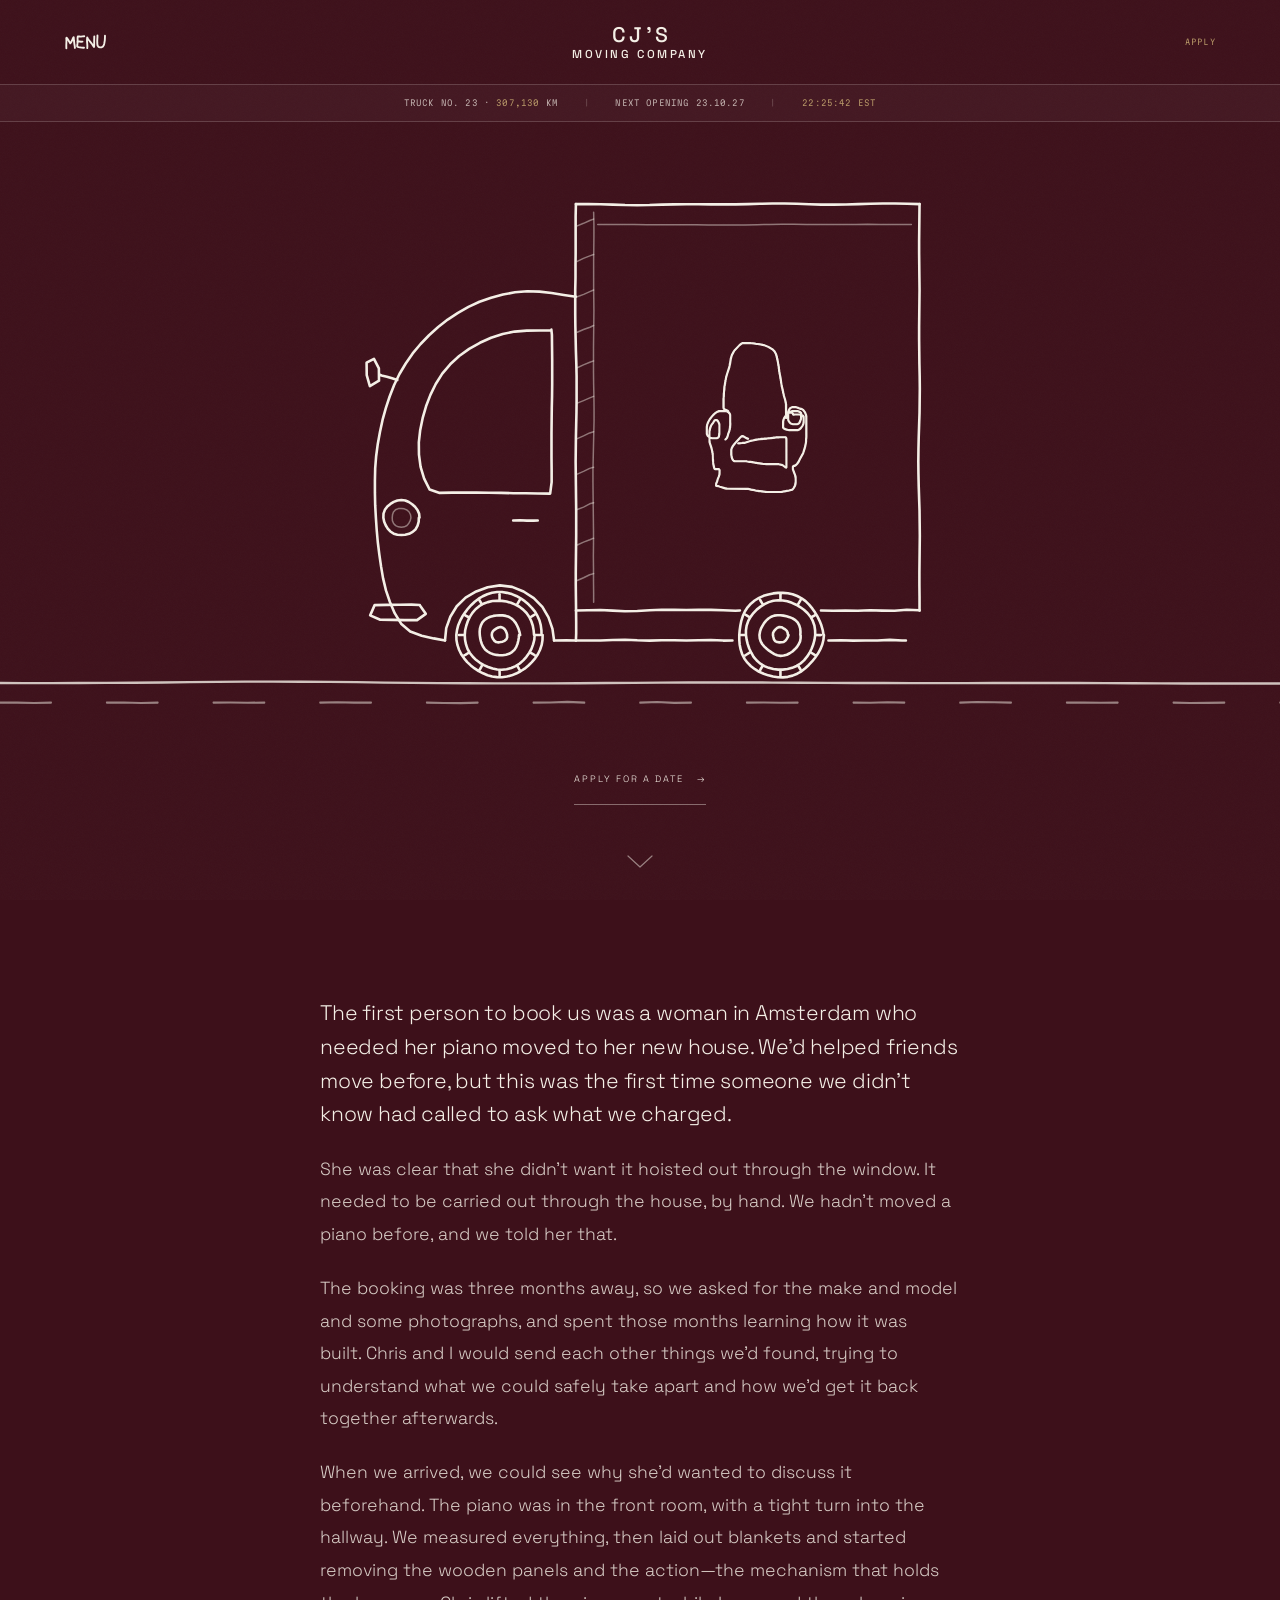
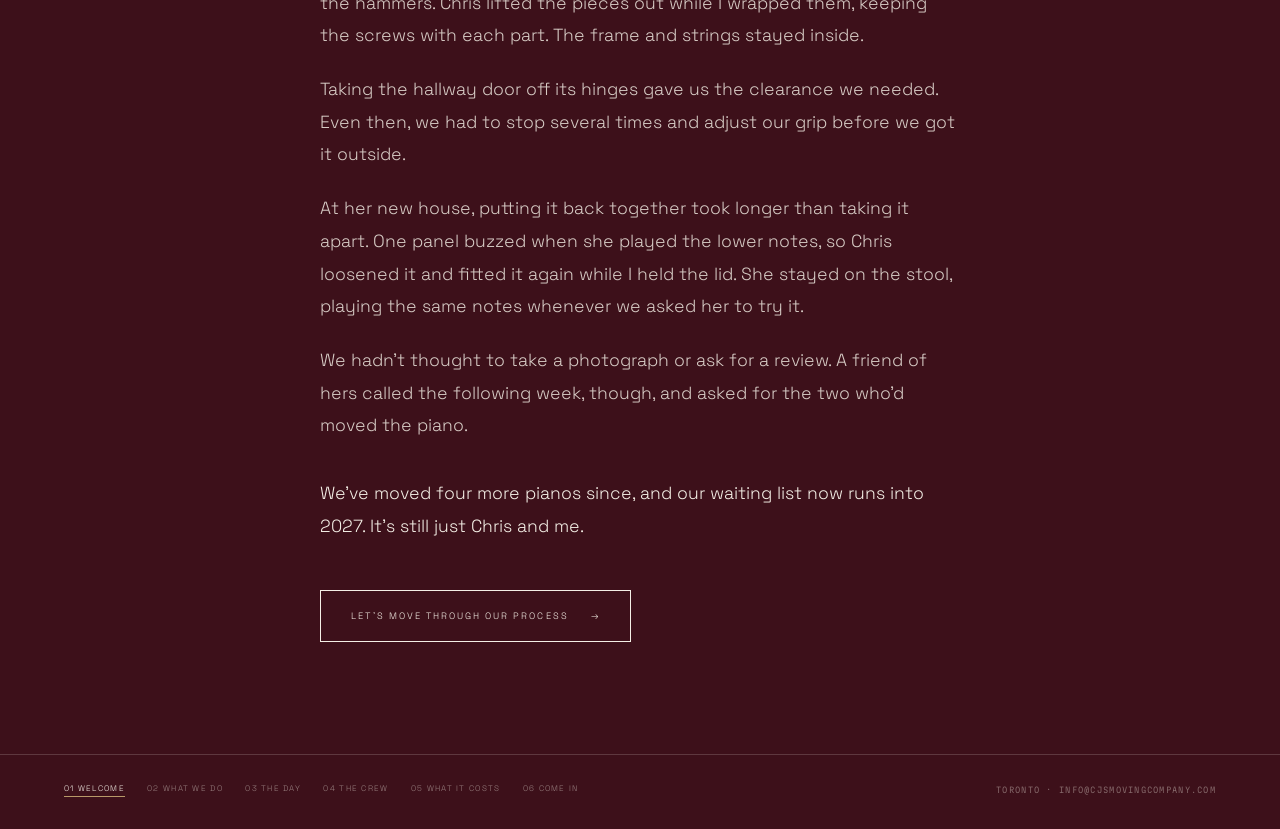
<file: index.html>
<!doctype html>
<html lang="en">
<head>
<meta charset="utf-8">
<meta name="viewport" content="width=device-width, initial-scale=1">
<link rel="icon" href="images/cjs-logo.png">
<link rel="preconnect" href="https://fonts.googleapis.com">
<link rel="preconnect" href="https://fonts.gstatic.com" crossorigin>
<link rel="stylesheet" href="https://fonts.googleapis.com/css2?family=Space+Grotesk:wght@300;400;500;700&family=Martian+Mono:wdth,wght@75..112.5,300..700&display=swap">
<link rel="stylesheet" href="style.css?v=8">
<title>CJ'S Moving Company — Full-service moving, one home a day</title>
<meta name="description" content="CJ'S is a small Toronto moving company. One home a day, one crew, one rate. Applications are presently backlogged.">
</head>
<body class="club">
  <div class="grain"></div>

  <div class="door-page">
    <div class="club-head">
      <button class="menu-btn mono left" id="menuBtn" aria-controls="menu" aria-expanded="false"><span class="menu-word">Menu</span><svg class="menu-drawn" viewBox="-3 -1.5 62 23" fill="none" aria-hidden="true"><g stroke="currentColor" stroke-width="2.7" stroke-linecap="round" stroke-linejoin="round"><path d="M0.4 18.9 L0.3 16.5 L0.3 14.1 L0.4 11.7 L0.5 9.3 L0.5 6.9 L0.3 4.5 L0.9 3.8 L2.3 5.7 L3.6 7.8 L4.8 9.9 L5.9 12 L7.4 10.1 L8.5 7.9 L9.5 5.7 L10.5 3.5 L10.9 3 L11.1 5.4 L11.3 7.8 L11.6 10.2 L11.9 12.6 L12.3 15 L12.6 17.3 L12.6 18.5"/><path d="M26.1 1.8 L23.7 1.9 L21.3 2.2 L18.9 2.1 L16.8 2.1 L16.5 4.5 L16.6 6.9 L16.6 9.3 L16.4 11.7 L16.1 14.1 L16 16.5 L17.6 17.4 L20 17.7 L22.4 18.1 L24.8 18.3 L25.8 18.2"/><path d="M16.6 9.3 L19 9.2 L21.4 9.6 L23.6 9.5"/><path d="M30.4 18.7 L30.6 16.3 L30.5 13.9 L30.3 11.5 L30.1 9.1 L30.1 6.7 L30.3 4.3 L30.4 3.5 L31.6 5.6 L33 7.5 L34.5 9.4 L36 11.3 L37.5 13.2 L38.8 15.2 L40.1 17.2 L40.3 16.4 L40.4 14 L40.4 11.6 L40.4 9.2 L40.4 6.8 L40.5 4.4 L40.5 2 L40.6 2"/><path d="M45.1 0.6 L45.1 3.1 L44.9 5.4 L44.8 7.8 L44.8 10.2 L44.9 12.6 L45.2 14.9 L46.5 16.9 L48.8 17.8 L51.2 17.6 L53.2 16.3 L54.3 14.3 L54.9 12.1 L55.3 9.7 L55.7 7.3 L55.8 4.9 L55.9 2.5 L55.9 1.1"/></g></svg></button>
      <a class="lockup" href="index.html" aria-label="CJ&#39;S Moving Company — home"><b>CJ&#39;S</b>Moving Company</a>
      <a class="mono" href="come-in.html" style="justify-self:end;font-size:.5rem;letter-spacing:.16em;text-transform:uppercase;min-height:44px;display:inline-flex;align-items:center">Apply</a>
    </div>

    <div class="ticker mono">
      <span>Truck No. 23 &middot; <span class="odo" id="odometer" aria-live="off">301,657</span> km</span>
      <span class="sep">|</span>
      <span>Next opening 23.10.27</span>
      <span class="sep">|</span>
      <span class="live" id="clock">--:--:--</span>
    </div>

    <div class="plate-wrap">
      <div class="rig-stage">
        <div class="rig-truck"><svg class="rig" viewBox="95 60 440 362" role="img" aria-label="A drawing of the CJ'S truck, its body a moving carton, driving along a road">
  <g class="truck">
    <g class="hair"><path d="M281 80 L281.2 89 L281.2 98 L281.1 107 L281 116 L281 125 L281 134 L281.1 143 L281.2 152 L281.1 161 L281 170 L280.9 179 L280.9 188 L280.9 197 L281 206 L281.2 215 L281.3 224 L281.3 233 L281.1 242 L280.9 251 L280.7 260 L280.5 269 L280.5 278 L280.6 287 L280.7 296 L280.8 305 L280.9 314 L280.9 323 L280.8 332 L280.9 341 L280.9 350 L281 359 L281 366"/><path d="M269 90 L273.6 88.1 L278.2 86 L281 85"/><path d="M269 116 L273.5 113.8 L278.2 112 L281 111"/><path d="M269 142 L273.7 140.2 L278.2 138.2 L281 137"/><path d="M269 168 L273.6 166 L278.3 164.3 L281 163"/><path d="M269 194 L273.5 191.9 L278.2 190 L281 189"/><path d="M269 220 L273.6 218.1 L278.2 216.1 L281 215"/><path d="M269 246 L273.6 244 L278.1 241.8 L281 241"/><path d="M269 272 L273.6 270 L278.1 267.8 L281 267"/><path d="M269 298 L273.6 296.2 L278.1 293.8 L281 293"/><path d="M269 324 L273.6 321.9 L278.2 320.2 L281 319"/><path d="M269 350 L273.6 348 L278.1 345.8 L281 345"/><path d="M284 89 L293 88.9 L302 88.9 L311 89 L320 89.1 L329 89.1 L338 89.1 L347 89.1 L356 89.2 L365 89.3 L374 89.4 L383 89.4 L392 89.3 L401 89.1 L410 88.9 L419 88.8 L428 88.8 L437 88.9 L446 89 L455 89 L464 89 L473 88.9 L482 88.8 L491 88.9 L500 89 L509 89 L514 89"/><path d="M147 304 L146.5 306.1 L145.5 308 L144.1 309.7 L142.2 310.7 L140 311 L137.8 310.7 L135.8 309.8 L134.3 308.2 L133.4 306.1 L133.3 304 L133.5 301.9 L134.2 299.8 L135.7 298.1 L137.8 297.3 L140 297.2 L142.1 297.5 L144.1 298.3 L145.7 299.8 L146.7 301.8 L147 304 Z"/></g>
    <g class="truck-chair" transform="translate(363.61 175.50) scale(0.2403)"><path fill-rule="evenodd" d="M230.4 457.8 L182.4 457.8 L181.4 457.2 L176.4 457.1 L168.4 456.1 L166.4 455.4 L160.4 455.1 L158.4 454.3 L152.4 454 L140.4 451.1 L136.4 450.7 L128.4 448.4 L125.4 448.1 L72.4 448 L69.4 447.3 L60.4 447.3 L57.4 446.8 L37.4 440.3 L30.4 439.1 L29.2 438.4 L28.3 436.4 L28.8 429.4 L31.6 423.4 L33.8 415.4 L36.5 409.4 L38.7 402.4 L39 391.4 L38.4 388.8 L37.4 388 L26.4 388 L24.4 386.7 L23 384.4 L21.8 380.4 L19.7 370.4 L19.7 364.4 L19 362.4 L18.5 342.4 L17.9 341.4 L17.5 336.4 L16.8 335.4 L16.4 330.7 L13.7 320.4 L8.7 305.4 L8.3 302.4 L8.4 290.4 L2.8 285.4 L0.1 279.4 L0 256.4 L0.6 255.4 L0.7 252.4 L3.8 243.4 L10.1 232.4 L16.2 224.4 L21.4 218.9 L27.4 213.7 L33.4 209.9 L38.4 207.8 L58.4 207.8 L59.4 207.4 L54.4 205.1 L51.8 202.4 L50.9 199.4 L50.9 171.4 L51.6 168.4 L52 154.4 L52.6 152.4 L53.8 134.4 L55.4 126.9 L55.8 122.4 L56.6 120.4 L56.8 115.4 L57.5 114.4 L59.1 105.4 L69.6 71.4 L70.9 62.4 L71.5 61.4 L73.1 49.4 L76.8 37.4 L82 27.4 L85.7 22.4 L100.4 7 L106.4 2 L110.4 0 L134.4 0 L136.4 0.7 L141.4 0.7 L149.4 1.8 L150.4 2.4 L164.4 3.9 L165.4 4.5 L170.4 4.8 L171.4 5.5 L175.4 6.1 L190.4 12 L204.4 20.9 L209 25.4 L214 34.4 L216.9 43.4 L217.3 47.4 L218 48.4 L219.1 53.4 L219.4 57.4 L220 58.4 L221.1 66.4 L221.9 68.4 L222.2 72.4 L223 74.4 L223.2 81.4 L224 83.4 L224.3 89.4 L225 90.4 L225.4 95.4 L227.8 105.4 L231.3 130.4 L234.9 144.4 L235.2 148.4 L235.9 149.4 L236.3 153.4 L236.9 154.4 L238.4 162.4 L242.7 176.4 L243.3 180.4 L244 181.4 L244.3 186.4 L245.1 188.4 L245.1 217.4 L245.4 218 L248.7 214.4 L248.9 211.4 L251 205.4 L253.9 200.4 L256.4 198.1 L261.4 195.9 L274.4 195.9 L280.4 197.7 L285.9 200.4 L292.4 201.9 L297.4 205.2 L303.1 213.4 L306.1 221.4 L306.9 224.4 L307.1 286.4 L306.8 292.4 L306.2 294.4 L306.1 303.4 L303 319.4 L302.3 320.4 L301.8 323.4 L297 338.4 L286.4 357.6 L283.9 363.4 L279.2 370.4 L276.4 373.4 L272.4 376.9 L269.4 378.1 L266.7 378.4 L265.5 381.4 L265.5 384.4 L266.2 387.4 L273 405.4 L274.1 410.4 L274.2 427.4 L273.8 432.4 L272.9 435.4 L270.9 440.4 L267.8 445.4 L264.6 449.4 L262.4 451 L250.4 454 L245.4 454.3 L239.4 455.9 L236.4 456.1 L230.4 457.8 Z M229.9 454.4 L235.4 453 L240.4 452.5 L245.4 450.9 L252.1 450.4 L260.2 448.4 L262.4 447.4 L265.4 443.4 L269.5 435.4 L271.4 424.4 L271.3 414.4 L269.6 405.4 L265.9 396.4 L262.8 387.4 L262.8 378.4 L264.4 376 L266.4 375.1 L270.4 374.4 L271.9 373.4 L276.4 368.9 L281.4 361.4 L284 355.4 L294.5 336.4 L300.6 315.4 L300.9 311.4 L301.6 310.4 L302.7 304.4 L303.2 292.4 L303.7 289.4 L303.7 227.4 L302.5 220.4 L299.4 213.1 L295.4 207.9 L292.3 205.4 L289.4 204.3 L286.4 204 L278.5 200.4 L273.4 199.1 L262.4 199.1 L260.4 199.4 L258.8 200.4 L255.4 203.7 L253.4 207.9 L252.4 211.5 L253.4 211.5 L258.4 208.9 L262.4 207.8 L278.4 207.8 L285.4 210 L290 213.4 L291.1 215.4 L291.2 219.4 L295.4 221.7 L298 224.4 L298.6 226.4 L298.6 244.4 L297.9 248.4 L294.1 256.4 L289.7 262.4 L284.4 266.9 L280.4 268.9 L251.4 268.9 L250.4 268.3 L245.4 267.7 L240.4 266 L236.4 264 L233.7 261.4 L232.8 259.4 L232.8 242.4 L233.9 235.4 L237.1 228.4 L241.9 221.4 L241.6 186.4 L240.9 185.4 L239.5 176.4 L234.9 161.4 L234.6 158.4 L232.7 152.4 L232.5 148.4 L231.8 147.4 L229.7 136.4 L229 135.4 L227.5 124.4 L226.9 123.4 L226.5 117.4 L225.7 115.4 L225.4 111.4 L224.8 110.4 L223.7 101.4 L221.9 94.4 L221.6 89.4 L220.9 88.4 L220.4 80.4 L219.8 79.4 L219.5 73.4 L218.7 71.4 L217.7 63.4 L216.6 57.4 L216 56.4 L215.6 52.4 L214.9 51.4 L214.4 47.4 L213.8 46.4 L213.5 43.4 L210.4 34.1 L207.4 28.6 L202.4 23.3 L188.3 14.4 L175.2 9.4 L165.4 7.3 L160.4 7 L158.4 6.2 L152.4 5.9 L150.4 5.1 L132.4 3.2 L111.1 3.4 L108.5 4.4 L100.4 11.2 L86.2 26.4 L79.4 39.4 L76.3 50.4 L74.1 65.4 L73.3 67.4 L71.9 75.4 L65.2 95.4 L61.4 109.4 L61 113.4 L60.3 114.4 L60 119.4 L59.2 121.4 L58.9 126.4 L58.2 127.4 L57.9 131.4 L57.1 133.4 L56.8 143.4 L55.5 150.4 L55 165.4 L54.4 167.4 L54.4 200.4 L56 202.4 L57.7 203.4 L64.4 205.8 L67 207.4 L68.4 209.4 L68.5 211.4 L70.7 213.4 L73.9 218.4 L74.4 221.4 L74.4 242.9 L74.9 248.4 L74.1 260.4 L73.4 261.4 L73 266.4 L72.3 267.4 L71.9 270.4 L68.4 279.7 L66 288.4 L64 292.4 L59.4 297.2 L57.4 297.1 L56.8 296.4 L56.8 295.4 L61.6 290.4 L63.4 286.3 L65.2 279.4 L69.5 267.4 L69.8 263.4 L70.6 261.4 L70.9 255.4 L71.6 253.4 L71.6 222.4 L70.4 218.5 L65.9 213.4 L61.4 211.3 L59.4 211.1 L40.4 211 L35.4 212.4 L30.4 215.3 L25.4 219.3 L20.4 224.3 L12.4 234.4 L7.3 243.4 L4.3 251.4 L3.1 260.4 L3.2 277.4 L4.4 282.1 L7.4 285.6 L8.5 285.4 L8.2 270.4 L9.8 262.4 L11.8 256.4 L14.8 250.4 L19.5 244.4 L23.8 237.4 L25.4 235.9 L28.4 234.9 L31.4 234.9 L33.4 235.7 L37 239.4 L40.9 247.4 L41.4 249.4 L41.4 278.4 L41.1 282.4 L40.4 283.7 L40 287.4 L39 289.4 L36.4 292.1 L32.4 293.8 L17.4 293.8 L11.4 292 L11.1 292.4 L11.2 299.4 L12.3 306.4 L17 320.4 L19.2 330.4 L19.9 331.4 L20.3 336.4 L21 337.4 L21.4 355.4 L22.1 357.4 L22.4 367.4 L25.4 381.3 L26.4 383.9 L27.4 384.7 L38.4 384.8 L40.8 386.4 L42.1 389.4 L42 402.4 L39.9 409.4 L36.4 417.6 L35 423.4 L32.3 429.4 L31.1 435.4 L32.4 436.5 L36.4 436.8 L41.4 438.6 L53.4 441.8 L57.4 443.5 L61.4 443.8 L63.4 444.5 L127.4 444.9 L137.4 447.6 L149.4 449.8 L150.4 450.4 L185.4 454.7 L229.9 454.4 Z M288 218.4 L287.6 215.4 L286.7 214.4 L279.4 211.3 L264.4 211 L261.4 211.3 L259.3 212.4 L262.4 212.9 L263.4 213.7 L265.7 216.4 L266.4 218.4 L267.4 218.7 L269.4 218.2 L288 218.4 Z M278.6 247.4 L280.4 246.6 L282.6 244.4 L285.6 238.4 L287.6 232.4 L288 222.4 L287.4 221.8 L283.4 221.1 L271.4 221.1 L265.4 222.1 L263.7 220.4 L262.7 217.4 L261.4 216.1 L258.4 215.1 L252.8 215.4 L252.1 216.4 L251.4 219.4 L251.4 234.4 L252.4 238.2 L256.4 244.4 L259.8 246.4 L263.4 247.6 L274.4 247.9 L278.6 247.4 Z M280.5 265.4 L283.8 263.4 L289.4 257.9 L292.4 253.1 L294.5 248.4 L295.6 242.4 L295.7 230.4 L295.6 228.4 L294.4 224.9 L292.4 223.3 L291.4 223 L291.1 223.4 L291.1 230.4 L290 235.4 L286.8 243.4 L285.1 246.4 L281.4 249.7 L277.4 251 L264.4 251 L257.4 248.8 L252.6 244.4 L249.1 238.4 L248.6 236.4 L248.4 222.8 L247 228.4 L244.4 232 L243.4 232.1 L241.9 230.4 L241.4 227.3 L237.4 235 L237 238.4 L236.3 239.4 L236 255.4 L236.2 259.4 L236.9 260.4 L243.4 263.7 L249.9 265.4 L263.4 265.8 L280.5 265.4 Z M31.8 290.4 L34.4 289.6 L35.7 288.4 L36.5 287.4 L37.6 283.4 L37.9 278.4 L38.6 275.4 L38.7 251.4 L37.4 247.4 L34.6 241.4 L31.7 238.4 L29.4 238.1 L27.4 238.6 L25.3 240.4 L21.9 246.4 L17.2 252.4 L15.2 256.4 L13.2 262.4 L11.1 272.4 L11.1 287.4 L11.4 288.4 L13.5 289.4 L18.4 290.6 L31.8 290.4 Z M244.4 383.3 L242.4 383.1 L240.4 381.9 L233.1 376.4 L227.4 374.4 L223.4 373.9 L222.4 373.2 L182.4 372.8 L179.4 372.1 L168.4 371.7 L162.4 370.5 L156.4 370.1 L155.2 369.4 L150.4 368.9 L149.4 368.3 L144.4 367.8 L143.4 367.2 L139.4 366.9 L137.4 366.1 L131.4 365.8 L121.4 364.1 L113.4 363.4 L85.4 363.4 L83.4 362.9 L79.8 359.4 L77.7 355.4 L75.8 349.4 L75.5 345.4 L74.7 343.4 L74.7 327.4 L76.8 320.4 L79 316.4 L84.8 308.4 L103.4 287.9 L107.4 284.8 L110.4 284.3 L113.4 284.8 L123.1 290.4 L128.4 292.5 L129.2 293.4 L129.1 294.4 L128.4 295.2 L125.4 294.9 L113.4 288.3 L110.4 287.8 L108.4 288 L106.4 289.3 L102.3 293.4 L101 295.4 L91.4 305.4 L84.2 314.4 L79.4 322.4 L78.2 326.4 L77.9 331.4 L78.2 345.4 L78.9 346.4 L79.3 350.4 L82.2 357.4 L83.9 359.4 L87.4 360.6 L123.4 361 L125.4 361.7 L136.4 362.8 L137.4 363.3 L142.4 363.7 L143.5 364.4 L148.4 364.8 L149.4 365.5 L154.4 365.9 L155.4 366.6 L169.4 368.1 L171.4 368.7 L186.4 369.7 L220.4 369.7 L222.4 370.4 L226.4 370.8 L227.4 371.5 L230.4 371.8 L233.4 372.9 L242.4 379.6 L243.1 379.4 L243 297.4 L242.6 292.4 L240.4 290.4 L223.6 290.4 L221.4 291 L211.4 291.4 L209.4 292.1 L197.4 293.2 L195.4 293.8 L185.4 294.2 L183.4 294.9 L164.4 296.3 L163.4 296.9 L157.4 297.3 L134.4 302.2 L116.4 307.9 L107.4 308.2 L105.4 308.9 L99.4 309.3 L96.4 309.1 L95.8 308.4 L96.4 306.7 L98.4 306 L109.4 305.5 L111.4 304.8 L117.4 304.4 L134.4 298.9 L138.4 298.4 L139.4 297.8 L143.4 297.3 L152.4 294.9 L157.4 294.5 L158.4 293.9 L164.4 293.6 L166.4 292.8 L175.4 292.5 L177.4 291.8 L186.3 291.4 L188.4 290.7 L193.4 290.7 L202.4 289.7 L204.4 289 L211.4 288.7 L213.4 287.9 L242.4 287.7 L245.1 290.4 L246.1 294.4 L246.1 380.4 L246.1 381.4 L244.4 383.3 Z"/></g>
    <g class="gold"></g>
    <g class="ink"><path d="M268 74 L277 74 L286 74.1 L295 74.4 L304 74.7 L313 74.8 L322 74.7 L331 74.4 L340 74.2 L349 74.1 L358 74.1 L367 74.2 L376 74.2 L385 74.2 L394 74 L403 73.8 L412 73.6 L421 73.6 L430 73.8 L439 74.1 L448 74.4 L457 74.4 L466 74.3 L475 74 L484 73.8 L493 73.6 L502 73.6 L511 73.7 L520 74"/><path d="M520 74 L519.9 83 L519.8 92 L519.7 101 L519.7 110 L519.8 119 L519.9 128 L520 137 L519.9 146 L519.8 155 L519.7 164 L519.7 173 L519.8 182 L519.9 191 L520.1 200 L520.2 209 L520.1 218 L520 227 L519.7 236 L519.4 245 L519.2 254 L519.1 263 L519.2 272 L519.4 281 L519.7 290 L520 299 L520.1 308 L520.2 317 L520.1 326 L520 335 L519.9 344 L519.9 353 L520 362 L520 371 L520 372"/><path d="M268 74 L267.8 83 L267.8 92 L267.8 101 L267.8 110 L267.7 119 L267.7 128 L267.5 137 L267.5 146 L267.5 155 L267.6 164 L267.8 173 L268 182 L268.3 191 L268.5 200 L268.5 209 L268.5 218 L268.4 227 L268.2 236 L268 245 L267.9 254 L267.8 263 L267.9 272 L268 281 L268.1 290 L268.2 299 L268.2 308 L268.2 317 L268.1 326 L268 335 L267.9 344 L267.9 353 L268 362 L268.1 371 L268.2 380 L268.2 389 L268 394"/><path d="M268 372 L277 371.9 L286 371.7 L295 372.1 L304 372.6 L313 372.4 L322 371.9 L331 371.5 L340 371.6 L349 371.7 L358 371.6 L367 371.6 L376 371.9 L385 372.2 L388.3 372"/><path d="M447.7 372 L456.7 372.2 L465.7 372.1 L474.7 372.2 L483.7 371.9 L492.7 372.1 L501.7 372.2 L510.7 371.5 L519.7 371.8 L520 372"/><path d="M268 142 L259.1 140.6 L250.2 139.2 L241.3 138.2 L232.3 137.9 L223.3 138.7 L214.5 140.3 L205.8 142.7 L197.3 145.6 L189.2 149.4 L181.5 153.8 L174 158.7 L167 164.2 L160.3 170.2 L154.1 176.6 L148.3 183.5 L143.2 190.9 L138.6 198.6 L134.7 206.7 L131.4 215.1 L128.6 223.6 L126.2 232.3 L124.3 241.1 L122.7 249.9 L121.5 258.9 L120.8 267.8 L120.6 276.8 L120.6 285.8 L120.8 294.8 L121.3 303.8 L121.9 312.8 L122.7 321.8 L123.8 330.7 L125.1 339.7 L126.6 348.5 L128.7 357.3 L131.6 365.8 L135.1 374 L139.8 381.7 L146.5 387.5 L154.9 390.6 L163.7 392.5 L172 394"/><path d="M172 394 L172.9 385 L175.9 376.6 L180.6 368.9 L187.1 362.6 L194.9 358.1 L203.3 355 L212.2 353.6 L221.2 354.7 L229.6 358.1 L237.1 363 L243.4 369.4 L247.9 377.1 L250.8 385.5 L252 394"/><path d="M252 394 L261 393.9 L268 394"/><path d="M250 166.5 L241 166.7 L232 166.8 L223.1 167.5 L214.3 169.2 L205.8 172 L197.6 175.7 L189.7 180.2 L182.4 185.4 L175.8 191.5 L170 198.3 L165.2 205.9 L161.3 213.9 L158.1 222.3 L155.6 231 L153.8 239.8 L152.8 248.7 L152.9 257.7 L154.1 266.7 L156.7 275.3 L160.7 283.3 L168.1 285.8 L177.1 285.6 L186.1 285.6 L195.1 285.6 L204.1 285.7 L213.1 285.8 L222.1 286 L231.1 286.1 L240.1 286.2 L249.1 286.3 L250.2 277.9 L250.2 268.9 L250.1 259.9 L250.1 250.9 L250.1 241.9 L250.2 232.9 L250.3 223.9 L250.5 214.9 L250.6 205.9 L250.6 196.9 L250.6 187.9 L250.5 178.9 L250.4 169.9 L250 166 Z"/><path d="M222 306 L227 305.8 L232 306.1 L237 306.1 L240 306"/><path d="M137 203 L133.2 201.8 L129.4 200.6 L125.4 199.7 L124 199"/><path d="M119.9 187.5 L123.5 194.5 L123.6 203.5 L116.9 207.5 L114.6 199.4 L114.5 190.3 L119.9 187.5 Z"/><path d="M152.8 304 L152.7 306.9 L151.9 309.8 L150.5 312.4 L148.3 314.4 L145.7 315.8 L142.8 316.5 L140 316.7 L137.1 316.5 L134.4 315.7 L131.9 314.1 L130 312 L128.5 309.5 L127.4 306.9 L126.8 304 L126.9 301 L127.9 298.2 L129.7 295.8 L132 293.9 L134.4 292.4 L137.1 291.4 L140 291 L142.9 291.4 L145.5 292.5 L147.9 294.1 L150 296 L151.8 298.3 L153 301 L153.3 304 Z"/><path d="M153.5 368.2 L157.9 374.5 L151.5 379.1 L142.5 379.1 L133.5 378.9 L124.5 378.8 L117.1 375.6 L120.4 368.1 L129.4 367.9 L138.4 367.8 L147.4 367.7 L153.5 368 Z"/><path d="M268 394 L277 394 L286 394 L295 393.7 L304 393.5 L313 393.9 L322 394.1 L331 393.9 L340 393.9 L349 394 L358 393.8 L367 393.7 L376 394.1 L382.8 394"/><path d="M453.2 394 L462.2 393.9 L471.2 394.1 L480.2 394 L489.2 394 L498.2 393.6 L507.2 394 L510 394"/></g>
  </g>
  <g class="wheel" style="transform-origin:212.0px 390.0px"><g class="ink"><path d="M243.6 390 L243.5 393.7 L242.9 397.3 L241.7 400.8 L240.1 404.1 L238.1 407.1 L235.7 409.9 L233.2 412.4 L230.4 414.7 L227.4 416.6 L224.2 418.3 L220.9 419.6 L217.4 420.5 L213.8 421 L210.2 420.9 L206.6 420.4 L203.2 419.5 L199.9 418.1 L196.7 416.5 L193.7 414.5 L190.9 412.3 L188.3 409.9 L186 407.1 L183.9 404.1 L182.3 400.8 L181.1 397.3 L180.4 393.7 L180.3 390 L180.8 386.4 L181.7 382.8 L183.1 379.5 L184.8 376.3 L186.8 373.4 L188.9 370.6 L191.3 368 L193.8 365.6 L196.7 363.4 L199.7 361.6 L203 360.1 L206.5 359 L210.2 358.5 L213.8 358.5 L217.5 359.1 L221 360 L224.3 361.4 L227.5 363.2 L230.5 365.2 L233.2 367.5 L235.7 370.1 L238 372.9 L239.8 376 L241.3 379.4 L242.2 382.8 L242.7 386.4 L242.8 390 Z"/><path d="M237.7 390 L237.5 393.5 L236.6 396.9 L235.4 400.2 L233.7 403.2 L231.7 406 L229.4 408.6 L226.8 410.9 L223.8 412.8 L220.6 414.2 L217.2 415.1 L213.7 415.5 L210.3 415.3 L206.9 414.6 L203.6 413.5 L200.5 412.1 L197.6 410.4 L194.9 408.4 L192.4 406 L190.2 403.2 L188.5 400.2 L187.4 396.9 L186.7 393.5 L186.5 390 L186.8 386.5 L187.6 383.2 L188.7 379.9 L190.2 376.7 L192.1 373.8 L194.4 371.1 L197.1 368.9 L200.1 367.1 L203.4 365.9 L206.8 365.1 L210.3 364.9 L213.7 365 L217.1 365.5 L220.4 366.4 L223.6 367.7 L226.6 369.3 L229.3 371.4 L231.8 373.9 L233.8 376.8 L235.3 379.9 L236.4 383.2 L237 386.6 L237.3 390 Z"/><path d="M226.3 390 L226.1 392.2 L225.7 394.4 L225.1 396.7 L224.2 398.9 L222.9 400.9 L221.1 402.5 L219 403.8 L216.7 404.5 L214.3 404.8 L212 404.8 L209.7 404.6 L207.4 404.1 L205.2 403.3 L203.2 402.1 L201.4 400.6 L200 398.7 L199 396.6 L198.3 394.5 L197.8 392.3 L197.5 390 L197.4 387.7 L197.6 385.3 L198.3 383 L199.4 380.8 L201 379 L203 377.6 L205.2 376.6 L207.5 376 L209.7 375.7 L212 375.5 L214.3 375.6 L216.6 376 L218.8 376.7 L220.8 377.9 L222.5 379.5 L223.9 381.3 L225 383.4 L225.9 385.5 L226.6 387.7 L227.1 390 Z"/><path d="M217.5 390 L217.6 391.6 L217 393.2 L215.7 394.3 L214.2 394.9 L212.7 395.2 L211.2 395.4 L209.6 395.2 L208.3 394.3 L207.3 393 L206.6 391.6 L206.3 390 L206.5 388.4 L207.3 387 L208.5 386 L209.8 385.2 L211.2 384.5 L212.8 384.2 L214.4 384.7 L215.7 385.7 L216.6 387.1 L217.2 388.5 L217.6 390 Z"/><path d="M238 390 L241 390 L241.8 390"/><path d="M234.6 403 L237.2 404.4 L237.8 404.9"/><path d="M225 412.6 L226.5 415.2 L226.9 415.8"/><path d="M212 416 L212.1 419 L212 419.8"/><path d="M199 412.6 L197.6 415.2 L197.1 415.8"/><path d="M189.4 403 L186.9 404.6 L186.2 404.9"/><path d="M186 390 L183 390 L182.2 390"/><path d="M189.4 377 L186.8 375.6 L186.2 375.1"/><path d="M199 367.4 L197.5 364.9 L197.1 364.2"/><path d="M212 364 L212 361 L212 360.2"/><path d="M225 367.4 L226.5 364.8 L226.9 364.2"/><path d="M234.6 377 L237.1 375.4 L237.8 375.1"/></g></g>
  <g class="wheel" style="transform-origin:418.0px 390.0px"><g class="ink"><path d="M449.9 390 L449.5 393.7 L448.6 397.2 L447.2 400.6 L445.4 403.8 L443.4 406.7 L441.2 409.4 L438.8 412 L436.2 414.4 L433.4 416.6 L430.3 418.4 L426.9 419.8 L423.4 420.7 L419.8 421.1 L416.2 421 L412.6 420.5 L409.1 419.6 L405.7 418.4 L402.4 417 L399.3 415.1 L396.4 412.9 L393.8 410.3 L391.6 407.4 L389.9 404.1 L388.8 400.6 L388.1 397.1 L387.8 393.5 L387.8 390 L388.1 386.5 L388.6 383 L389.3 379.6 L390.4 376.1 L391.9 372.8 L393.9 369.7 L396.3 367 L399.1 364.7 L402.3 362.8 L405.6 361.3 L409.1 360.3 L412.6 359.5 L416.2 359.1 L419.8 359.1 L423.4 359.4 L426.9 360.1 L430.3 361.4 L433.5 363.1 L436.4 365.2 L439 367.7 L441.3 370.5 L443.3 373.4 L445.1 376.4 L446.7 379.6 L448 382.9 L449 386.4 L449.6 390 Z"/><path d="M443.5 390 L443 393.4 L442.1 396.8 L440.9 399.9 L439.4 403 L437.5 405.9 L435.3 408.6 L432.7 410.9 L429.8 412.7 L426.6 414.1 L423.2 415 L419.7 415.4 L416.3 415.4 L412.8 415 L409.4 414.1 L406.2 412.8 L403.2 411 L400.6 408.7 L398.3 406 L396.6 403 L395.1 399.9 L394 396.7 L393.2 393.4 L392.7 390 L392.7 386.5 L393.2 383.1 L394.4 379.7 L396.1 376.7 L398.2 373.9 L400.6 371.4 L403.4 369.2 L406.3 367.4 L409.4 365.9 L412.8 364.9 L416.3 364.5 L419.7 364.7 L423.1 365.3 L426.4 366.4 L429.5 367.8 L432.4 369.5 L435.2 371.5 L437.8 373.9 L440 376.6 L441.7 379.7 L442.9 383 L443.4 386.5 L443.5 390 Z"/><path d="M432.8 390 L432.8 392.3 L432.4 394.7 L431.4 396.8 L430.1 398.8 L428.5 400.5 L426.8 402.1 L424.8 403.4 L422.7 404.5 L420.4 405.1 L418 405.3 L415.6 404.9 L413.5 404 L411.5 402.8 L409.6 401.5 L407.9 400.1 L406.2 398.5 L404.7 396.8 L403.5 394.7 L402.8 392.4 L402.6 390 L403 387.6 L403.7 385.4 L404.8 383.3 L406 381.3 L407.5 379.5 L409.2 377.9 L411.2 376.6 L413.4 375.8 L415.7 375.5 L418 375.5 L420.2 375.8 L422.5 376.3 L424.7 376.9 L426.9 377.8 L428.9 379.1 L430.6 380.8 L431.8 383 L432.5 385.3 L432.7 387.7 L432.6 390 Z"/><path d="M423.9 390 L423.4 391.6 L422.6 392.9 L421.6 394.2 L420.3 395.1 L418.8 395.3 L417.2 395.4 L415.6 395.2 L414.1 394.5 L413.2 393.1 L412.8 391.5 L412.5 390 L412.6 388.4 L413.4 387 L414.4 385.9 L415.6 384.8 L417.2 384.1 L418.8 384.3 L420.2 385.1 L421.5 385.9 L422.7 387 L423.3 388.4 L423.5 390 Z"/><path d="M444 390 L447 390.1 L447.8 390"/><path d="M440.6 403 L443.1 404.6 L443.8 404.9"/><path d="M431 412.6 L432.6 415.1 L432.9 415.8"/><path d="M418 416 L418 419 L418 419.8"/><path d="M405 412.6 L403.4 415.1 L403.1 415.8"/><path d="M395.4 403 L392.9 404.5 L392.2 404.9"/><path d="M392 390 L389 390 L388.2 390"/><path d="M395.4 377 L392.9 375.4 L392.2 375.1"/><path d="M405 367.4 L403.4 364.9 L403.1 364.2"/><path d="M418 364 L418 361 L418 360.2"/><path d="M431 367.4 L432.5 364.8 L432.9 364.2"/><path d="M440.6 377 L443.2 375.6 L443.8 375.1"/></g></g>
</svg></div>
        <svg class="rig-road" viewBox="0 0 1200 40" preserveAspectRatio="none" aria-hidden="true"><path class="road" d="M-30 5 L-4 5 L22 5.1 L48 5.1 L74 5 L100 4.9 L126 4.8 L152 4.6 L178 4.4 L204 4.2 L230 4 L256 4 L282 4.1 L308 4.2 L334 4.4 L360 4.7 L386 4.9 L412 5.1 L438 5.2 L464 5.3 L490 5.3 L516 5.3 L542 5.2 L568 5 L594 4.9 L620 4.7 L646 4.6 L672 4.6 L698 4.6 L724 4.7 L750 4.8 L776 4.9 L802 5 L828 5 L854 5.1 L880 5.1 L906 5.1 L932 5 L958 5 L984 5 L1010 5 L1036 5.1 L1062 5.2 L1088 5.3 L1114 5.4 L1140 5.4 L1166 5.4 L1192 5.4 L1218 5.3 L1230 5"/><g class="scroll dash"><path d="M-200 19 L-184 18.6 L-168 18.8 L-152 19"/><path d="M-100 19 L-84 19.2 L-68 19.1 L-52 19"/><path d="M0 19 L16 19 L32 19.3 L48 19"/><path d="M100 19 L116 18.9 L132 19.3 L148 19"/><path d="M200 19 L216 18.9 L232 19.1 L248 19"/><path d="M300 19 L316 18.7 L332 19 L348 19"/><path d="M400 19 L416 19.3 L432 19.4 L448 19"/><path d="M500 19 L516 18.9 L532 18.5 L548 19"/><path d="M600 19 L616 18.6 L632 19.2 L648 19"/><path d="M700 19 L716 18.9 L732 19.1 L748 19"/><path d="M800 19 L816 19.1 L832 18.7 L848 19"/><path d="M900 19 L916 18.6 L932 18.8 L948 19"/><path d="M1000 19 L1016 19 L1032 19.1 L1048 19"/><path d="M1100 19 L1116 19.3 L1132 19.2 L1148 19"/><path d="M1200 19 L1216 19.2 L1232 19.2 L1248 19"/><path d="M1300 19 L1316 18.8 L1332 19.5 L1348 19"/></g></svg>
      </div>
      <div class="door-actions">
        <a class="door-link" href="come-in.html">Apply for a date <span>&rarr;</span></a>
      </div>
    </div>
    <svg class="scroll-cue" width="26" height="14" viewBox="0 0 26 14" fill="none" aria-hidden="true"><path d="M1 1 L13 12 L25 1" stroke="currentColor" stroke-width="1.2" stroke-linecap="round" stroke-linejoin="round"/></svg>
  </div>

  <section class="section club story">
    <div class="story-body">
      <p>The first person to book us was a woman in Amsterdam who needed her piano moved to her new house. We’d helped friends move before, but this was the first time someone we didn’t know had called to ask what we charged.</p>
      <p>She was clear that she didn’t want it hoisted out through the window. It needed to be carried out through the house, by hand. We hadn’t moved a piano before, and we told her that.</p>
      <p>The booking was three months away, so we asked for the make and model and some photographs, and spent those months learning how it was built. Chris and I would send each other things we’d found, trying to understand what we could safely take apart and how we’d get it back together afterwards.</p>
      <p>When we arrived, we could see why she’d wanted to discuss it beforehand. The piano was in the front room, with a tight turn into the hallway. We measured everything, then laid out blankets and started removing the wooden panels and the action—the mechanism that holds the hammers. Chris lifted the pieces out while I wrapped them, keeping the screws with each part. The frame and strings stayed inside.</p>
      <p>Taking the hallway door off its hinges gave us the clearance we needed. Even then, we had to stop several times and adjust our grip before we got it outside.</p>
      <p>At her new house, putting it back together took longer than taking it apart. One panel buzzed when she played the lower notes, so Chris loosened it and fitted it again while I held the lid. She stayed on the stool, playing the same notes whenever we asked her to try it.</p>
      <p>We hadn’t thought to take a photograph or ask for a review. A friend of hers called the following week, though, and asked for the two who’d moved the piano.</p>
      <p>We’ve moved four more pianos since, and our waiting list now runs into 2027. It’s still just Chris and me.</p>
      <a class="club-cta story-cta" href="what-we-do.html">Let’s move through our process <span>&rarr;</span></a>
    </div>
  </section>

  <div class="index">
    <nav>
      <a href="index.html" aria-current="page">01 Welcome</a>
      <a href="what-we-do.html">02 What we do</a>
      <a href="the-day.html">03 The day</a>
      <a href="the-crew.html">04 The crew</a>
      <a href="what-it-costs.html">05 What it costs</a>
      <a href="come-in.html">06 Come in</a>
    </nav>
    <span class="contact mono">Toronto · info@cjsmovingcompany.com</span>
  </div>
  <div class="menu-overlay" id="menu" aria-hidden="true">
    <div class="menu-top">
      <span class="menu-brand"><svg class="chair chair-mark" viewBox="0 0 307.1 457.8" role="img" aria-label="The CJ&#39;S armchair"><path fill="currentColor" fill-rule="evenodd" d="M230.4 457.8 L182.4 457.8 L181.4 457.2 L176.4 457.1 L168.4 456.1 L166.4 455.4 L160.4 455.1 L158.4 454.3 L152.4 454 L140.4 451.1 L136.4 450.7 L128.4 448.4 L125.4 448.1 L72.4 448 L69.4 447.3 L60.4 447.3 L57.4 446.8 L37.4 440.3 L30.4 439.1 L29.2 438.4 L28.3 436.4 L28.8 429.4 L31.6 423.4 L33.8 415.4 L36.5 409.4 L38.7 402.4 L39 391.4 L38.4 388.8 L37.4 388 L26.4 388 L24.4 386.7 L23 384.4 L21.8 380.4 L19.7 370.4 L19.7 364.4 L19 362.4 L18.5 342.4 L17.9 341.4 L17.5 336.4 L16.8 335.4 L16.4 330.7 L13.7 320.4 L8.7 305.4 L8.3 302.4 L8.4 290.4 L2.8 285.4 L0.1 279.4 L0 256.4 L0.6 255.4 L0.7 252.4 L3.8 243.4 L10.1 232.4 L16.2 224.4 L21.4 218.9 L27.4 213.7 L33.4 209.9 L38.4 207.8 L58.4 207.8 L59.4 207.4 L54.4 205.1 L51.8 202.4 L50.9 199.4 L50.9 171.4 L51.6 168.4 L52 154.4 L52.6 152.4 L53.8 134.4 L55.4 126.9 L55.8 122.4 L56.6 120.4 L56.8 115.4 L57.5 114.4 L59.1 105.4 L69.6 71.4 L70.9 62.4 L71.5 61.4 L73.1 49.4 L76.8 37.4 L82 27.4 L85.7 22.4 L100.4 7 L106.4 2 L110.4 0 L134.4 0 L136.4 0.7 L141.4 0.7 L149.4 1.8 L150.4 2.4 L164.4 3.9 L165.4 4.5 L170.4 4.8 L171.4 5.5 L175.4 6.1 L190.4 12 L204.4 20.9 L209 25.4 L214 34.4 L216.9 43.4 L217.3 47.4 L218 48.4 L219.1 53.4 L219.4 57.4 L220 58.4 L221.1 66.4 L221.9 68.4 L222.2 72.4 L223 74.4 L223.2 81.4 L224 83.4 L224.3 89.4 L225 90.4 L225.4 95.4 L227.8 105.4 L231.3 130.4 L234.9 144.4 L235.2 148.4 L235.9 149.4 L236.3 153.4 L236.9 154.4 L238.4 162.4 L242.7 176.4 L243.3 180.4 L244 181.4 L244.3 186.4 L245.1 188.4 L245.1 217.4 L245.4 218 L248.7 214.4 L248.9 211.4 L251 205.4 L253.9 200.4 L256.4 198.1 L261.4 195.9 L274.4 195.9 L280.4 197.7 L285.9 200.4 L292.4 201.9 L297.4 205.2 L303.1 213.4 L306.1 221.4 L306.9 224.4 L307.1 286.4 L306.8 292.4 L306.2 294.4 L306.1 303.4 L303 319.4 L302.3 320.4 L301.8 323.4 L297 338.4 L286.4 357.6 L283.9 363.4 L279.2 370.4 L276.4 373.4 L272.4 376.9 L269.4 378.1 L266.7 378.4 L265.5 381.4 L265.5 384.4 L266.2 387.4 L273 405.4 L274.1 410.4 L274.2 427.4 L273.8 432.4 L272.9 435.4 L270.9 440.4 L267.8 445.4 L264.6 449.4 L262.4 451 L250.4 454 L245.4 454.3 L239.4 455.9 L236.4 456.1 L230.4 457.8 Z M229.9 454.4 L235.4 453 L240.4 452.5 L245.4 450.9 L252.1 450.4 L260.2 448.4 L262.4 447.4 L265.4 443.4 L269.5 435.4 L271.4 424.4 L271.3 414.4 L269.6 405.4 L265.9 396.4 L262.8 387.4 L262.8 378.4 L264.4 376 L266.4 375.1 L270.4 374.4 L271.9 373.4 L276.4 368.9 L281.4 361.4 L284 355.4 L294.5 336.4 L300.6 315.4 L300.9 311.4 L301.6 310.4 L302.7 304.4 L303.2 292.4 L303.7 289.4 L303.7 227.4 L302.5 220.4 L299.4 213.1 L295.4 207.9 L292.3 205.4 L289.4 204.3 L286.4 204 L278.5 200.4 L273.4 199.1 L262.4 199.1 L260.4 199.4 L258.8 200.4 L255.4 203.7 L253.4 207.9 L252.4 211.5 L253.4 211.5 L258.4 208.9 L262.4 207.8 L278.4 207.8 L285.4 210 L290 213.4 L291.1 215.4 L291.2 219.4 L295.4 221.7 L298 224.4 L298.6 226.4 L298.6 244.4 L297.9 248.4 L294.1 256.4 L289.7 262.4 L284.4 266.9 L280.4 268.9 L251.4 268.9 L250.4 268.3 L245.4 267.7 L240.4 266 L236.4 264 L233.7 261.4 L232.8 259.4 L232.8 242.4 L233.9 235.4 L237.1 228.4 L241.9 221.4 L241.6 186.4 L240.9 185.4 L239.5 176.4 L234.9 161.4 L234.6 158.4 L232.7 152.4 L232.5 148.4 L231.8 147.4 L229.7 136.4 L229 135.4 L227.5 124.4 L226.9 123.4 L226.5 117.4 L225.7 115.4 L225.4 111.4 L224.8 110.4 L223.7 101.4 L221.9 94.4 L221.6 89.4 L220.9 88.4 L220.4 80.4 L219.8 79.4 L219.5 73.4 L218.7 71.4 L217.7 63.4 L216.6 57.4 L216 56.4 L215.6 52.4 L214.9 51.4 L214.4 47.4 L213.8 46.4 L213.5 43.4 L210.4 34.1 L207.4 28.6 L202.4 23.3 L188.3 14.4 L175.2 9.4 L165.4 7.3 L160.4 7 L158.4 6.2 L152.4 5.9 L150.4 5.1 L132.4 3.2 L111.1 3.4 L108.5 4.4 L100.4 11.2 L86.2 26.4 L79.4 39.4 L76.3 50.4 L74.1 65.4 L73.3 67.4 L71.9 75.4 L65.2 95.4 L61.4 109.4 L61 113.4 L60.3 114.4 L60 119.4 L59.2 121.4 L58.9 126.4 L58.2 127.4 L57.9 131.4 L57.1 133.4 L56.8 143.4 L55.5 150.4 L55 165.4 L54.4 167.4 L54.4 200.4 L56 202.4 L57.7 203.4 L64.4 205.8 L67 207.4 L68.4 209.4 L68.5 211.4 L70.7 213.4 L73.9 218.4 L74.4 221.4 L74.4 242.9 L74.9 248.4 L74.1 260.4 L73.4 261.4 L73 266.4 L72.3 267.4 L71.9 270.4 L68.4 279.7 L66 288.4 L64 292.4 L59.4 297.2 L57.4 297.1 L56.8 296.4 L56.8 295.4 L61.6 290.4 L63.4 286.3 L65.2 279.4 L69.5 267.4 L69.8 263.4 L70.6 261.4 L70.9 255.4 L71.6 253.4 L71.6 222.4 L70.4 218.5 L65.9 213.4 L61.4 211.3 L59.4 211.1 L40.4 211 L35.4 212.4 L30.4 215.3 L25.4 219.3 L20.4 224.3 L12.4 234.4 L7.3 243.4 L4.3 251.4 L3.1 260.4 L3.2 277.4 L4.4 282.1 L7.4 285.6 L8.5 285.4 L8.2 270.4 L9.8 262.4 L11.8 256.4 L14.8 250.4 L19.5 244.4 L23.8 237.4 L25.4 235.9 L28.4 234.9 L31.4 234.9 L33.4 235.7 L37 239.4 L40.9 247.4 L41.4 249.4 L41.4 278.4 L41.1 282.4 L40.4 283.7 L40 287.4 L39 289.4 L36.4 292.1 L32.4 293.8 L17.4 293.8 L11.4 292 L11.1 292.4 L11.2 299.4 L12.3 306.4 L17 320.4 L19.2 330.4 L19.9 331.4 L20.3 336.4 L21 337.4 L21.4 355.4 L22.1 357.4 L22.4 367.4 L25.4 381.3 L26.4 383.9 L27.4 384.7 L38.4 384.8 L40.8 386.4 L42.1 389.4 L42 402.4 L39.9 409.4 L36.4 417.6 L35 423.4 L32.3 429.4 L31.1 435.4 L32.4 436.5 L36.4 436.8 L41.4 438.6 L53.4 441.8 L57.4 443.5 L61.4 443.8 L63.4 444.5 L127.4 444.9 L137.4 447.6 L149.4 449.8 L150.4 450.4 L185.4 454.7 L229.9 454.4 Z M288 218.4 L287.6 215.4 L286.7 214.4 L279.4 211.3 L264.4 211 L261.4 211.3 L259.3 212.4 L262.4 212.9 L263.4 213.7 L265.7 216.4 L266.4 218.4 L267.4 218.7 L269.4 218.2 L288 218.4 Z M278.6 247.4 L280.4 246.6 L282.6 244.4 L285.6 238.4 L287.6 232.4 L288 222.4 L287.4 221.8 L283.4 221.1 L271.4 221.1 L265.4 222.1 L263.7 220.4 L262.7 217.4 L261.4 216.1 L258.4 215.1 L252.8 215.4 L252.1 216.4 L251.4 219.4 L251.4 234.4 L252.4 238.2 L256.4 244.4 L259.8 246.4 L263.4 247.6 L274.4 247.9 L278.6 247.4 Z M280.5 265.4 L283.8 263.4 L289.4 257.9 L292.4 253.1 L294.5 248.4 L295.6 242.4 L295.7 230.4 L295.6 228.4 L294.4 224.9 L292.4 223.3 L291.4 223 L291.1 223.4 L291.1 230.4 L290 235.4 L286.8 243.4 L285.1 246.4 L281.4 249.7 L277.4 251 L264.4 251 L257.4 248.8 L252.6 244.4 L249.1 238.4 L248.6 236.4 L248.4 222.8 L247 228.4 L244.4 232 L243.4 232.1 L241.9 230.4 L241.4 227.3 L237.4 235 L237 238.4 L236.3 239.4 L236 255.4 L236.2 259.4 L236.9 260.4 L243.4 263.7 L249.9 265.4 L263.4 265.8 L280.5 265.4 Z M31.8 290.4 L34.4 289.6 L35.7 288.4 L36.5 287.4 L37.6 283.4 L37.9 278.4 L38.6 275.4 L38.7 251.4 L37.4 247.4 L34.6 241.4 L31.7 238.4 L29.4 238.1 L27.4 238.6 L25.3 240.4 L21.9 246.4 L17.2 252.4 L15.2 256.4 L13.2 262.4 L11.1 272.4 L11.1 287.4 L11.4 288.4 L13.5 289.4 L18.4 290.6 L31.8 290.4 Z M244.4 383.3 L242.4 383.1 L240.4 381.9 L233.1 376.4 L227.4 374.4 L223.4 373.9 L222.4 373.2 L182.4 372.8 L179.4 372.1 L168.4 371.7 L162.4 370.5 L156.4 370.1 L155.2 369.4 L150.4 368.9 L149.4 368.3 L144.4 367.8 L143.4 367.2 L139.4 366.9 L137.4 366.1 L131.4 365.8 L121.4 364.1 L113.4 363.4 L85.4 363.4 L83.4 362.9 L79.8 359.4 L77.7 355.4 L75.8 349.4 L75.5 345.4 L74.7 343.4 L74.7 327.4 L76.8 320.4 L79 316.4 L84.8 308.4 L103.4 287.9 L107.4 284.8 L110.4 284.3 L113.4 284.8 L123.1 290.4 L128.4 292.5 L129.2 293.4 L129.1 294.4 L128.4 295.2 L125.4 294.9 L113.4 288.3 L110.4 287.8 L108.4 288 L106.4 289.3 L102.3 293.4 L101 295.4 L91.4 305.4 L84.2 314.4 L79.4 322.4 L78.2 326.4 L77.9 331.4 L78.2 345.4 L78.9 346.4 L79.3 350.4 L82.2 357.4 L83.9 359.4 L87.4 360.6 L123.4 361 L125.4 361.7 L136.4 362.8 L137.4 363.3 L142.4 363.7 L143.5 364.4 L148.4 364.8 L149.4 365.5 L154.4 365.9 L155.4 366.6 L169.4 368.1 L171.4 368.7 L186.4 369.7 L220.4 369.7 L222.4 370.4 L226.4 370.8 L227.4 371.5 L230.4 371.8 L233.4 372.9 L242.4 379.6 L243.1 379.4 L243 297.4 L242.6 292.4 L240.4 290.4 L223.6 290.4 L221.4 291 L211.4 291.4 L209.4 292.1 L197.4 293.2 L195.4 293.8 L185.4 294.2 L183.4 294.9 L164.4 296.3 L163.4 296.9 L157.4 297.3 L134.4 302.2 L116.4 307.9 L107.4 308.2 L105.4 308.9 L99.4 309.3 L96.4 309.1 L95.8 308.4 L96.4 306.7 L98.4 306 L109.4 305.5 L111.4 304.8 L117.4 304.4 L134.4 298.9 L138.4 298.4 L139.4 297.8 L143.4 297.3 L152.4 294.9 L157.4 294.5 L158.4 293.9 L164.4 293.6 L166.4 292.8 L175.4 292.5 L177.4 291.8 L186.3 291.4 L188.4 290.7 L193.4 290.7 L202.4 289.7 L204.4 289 L211.4 288.7 L213.4 287.9 L242.4 287.7 L245.1 290.4 L246.1 294.4 L246.1 380.4 L246.1 381.4 L244.4 383.3 Z"/></svg><span class="mono">CJ&rsquo;S &middot; Contents</span></span>
      <button class="menu-close mono">Close &times;</button>
    </div>
    <nav class="menu-links">
      <a href="index.html" aria-current="page"><span class="num mono">01</span><span class="label">Welcome</span><span class="arrow">&rarr;</span></a>
      <a href="what-we-do.html"><span class="num mono">02</span><span class="label">What we do</span><span class="arrow">&rarr;</span></a>
      <a href="the-day.html"><span class="num mono">03</span><span class="label">The day</span><span class="arrow">&rarr;</span></a>
      <a href="the-crew.html"><span class="num mono">04</span><span class="label">The crew</span><span class="arrow">&rarr;</span></a>
      <a href="what-it-costs.html"><span class="num mono">05</span><span class="label">What it costs</span><span class="arrow">&rarr;</span></a>
      <a href="come-in.html"><span class="num mono">06</span><span class="label">Come in</span><span class="arrow">&rarr;</span></a>
    </nav>
    <div class="menu-foot mono">
      <span>Toronto &middot; Greater Toronto Area &middot; Muskoka</span>
      <span>Monday&ndash;Saturday &middot; 08:00&ndash;18:30</span>
      <a href="mailto:info@cjsmovingcompany.com">info@cjsmovingcompany.com</a>
    </div>
  </div>
<script src="app.js?v=7"></script>
</body>
</html>
</file>
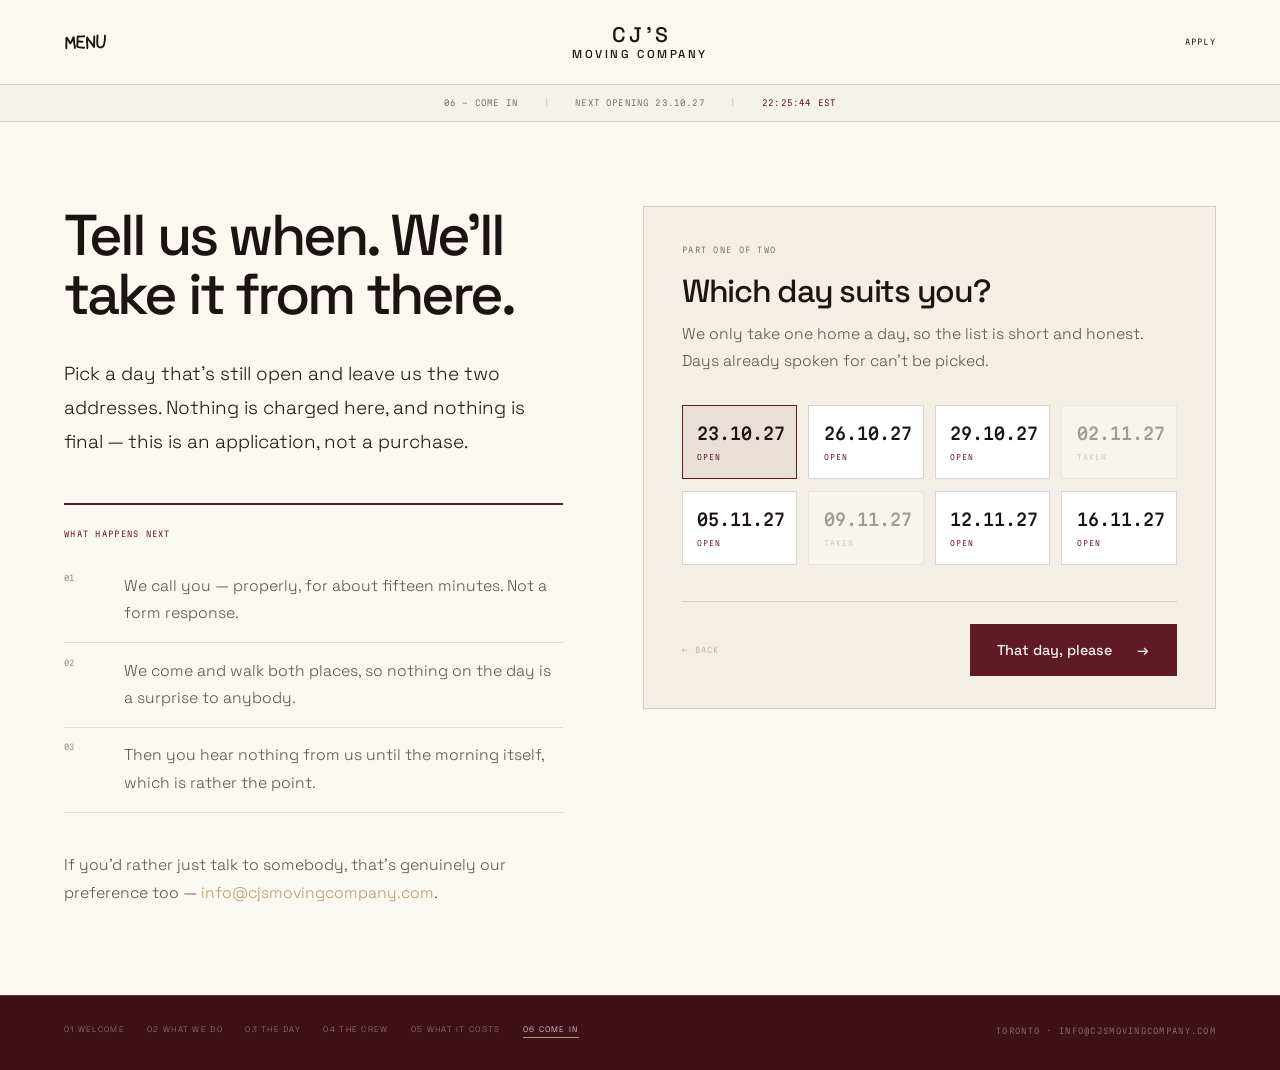
<file: come-in.html>
<!doctype html>
<html lang="en">
<head>
<meta charset="utf-8">
<meta name="viewport" content="width=device-width, initial-scale=1">
<link rel="icon" href="images/cjs-logo.png">
<link rel="preconnect" href="https://fonts.googleapis.com">
<link rel="preconnect" href="https://fonts.gstatic.com" crossorigin>
<link rel="stylesheet" href="https://fonts.googleapis.com/css2?family=Space+Grotesk:wght@300;400;500;700&family=Martian+Mono:wdth,wght@75..112.5,300..700&display=swap">
<link rel="stylesheet" href="style.css?v=8">
<title>Come in — CJ'S Moving Company</title>
<meta name="description" content="Pick a day that's still open and leave us the two addresses. Nothing is charged, and we call you the next day.">
</head>
<body style="background:var(--paper);color:var(--ink)">
  <header class="club-head on-light">
    <button class="menu-btn mono left" id="menuBtn" aria-controls="menu" aria-expanded="false"><span class="menu-word">Menu</span><svg class="menu-drawn" viewBox="-3 -1.5 62 23" fill="none" aria-hidden="true"><g stroke="currentColor" stroke-width="2.7" stroke-linecap="round" stroke-linejoin="round"><path d="M0.4 18.9 L0.3 16.5 L0.3 14.1 L0.4 11.7 L0.5 9.3 L0.5 6.9 L0.3 4.5 L0.9 3.8 L2.3 5.7 L3.6 7.8 L4.8 9.9 L5.9 12 L7.4 10.1 L8.5 7.9 L9.5 5.7 L10.5 3.5 L10.9 3 L11.1 5.4 L11.3 7.8 L11.6 10.2 L11.9 12.6 L12.3 15 L12.6 17.3 L12.6 18.5"/><path d="M26.1 1.8 L23.7 1.9 L21.3 2.2 L18.9 2.1 L16.8 2.1 L16.5 4.5 L16.6 6.9 L16.6 9.3 L16.4 11.7 L16.1 14.1 L16 16.5 L17.6 17.4 L20 17.7 L22.4 18.1 L24.8 18.3 L25.8 18.2"/><path d="M16.6 9.3 L19 9.2 L21.4 9.6 L23.6 9.5"/><path d="M30.4 18.7 L30.6 16.3 L30.5 13.9 L30.3 11.5 L30.1 9.1 L30.1 6.7 L30.3 4.3 L30.4 3.5 L31.6 5.6 L33 7.5 L34.5 9.4 L36 11.3 L37.5 13.2 L38.8 15.2 L40.1 17.2 L40.3 16.4 L40.4 14 L40.4 11.6 L40.4 9.2 L40.4 6.8 L40.5 4.4 L40.5 2 L40.6 2"/><path d="M45.1 0.6 L45.1 3.1 L44.9 5.4 L44.8 7.8 L44.8 10.2 L44.9 12.6 L45.2 14.9 L46.5 16.9 L48.8 17.8 L51.2 17.6 L53.2 16.3 L54.3 14.3 L54.9 12.1 L55.3 9.7 L55.7 7.3 L55.8 4.9 L55.9 2.5 L55.9 1.1"/></g></svg></button>
    <a class="lockup" href="index.html" aria-label="CJ&#39;S Moving Company — home"><b>CJ&#39;S</b>Moving Company</a>
    <a class="mono" href="come-in.html" style="justify-self:end;font-size:.5rem;letter-spacing:.16em;text-transform:uppercase;min-height:44px;display:inline-flex;align-items:center">Apply</a>
  </header>
  <div class="ticker mono on-light">
    <span>06 &mdash; Come in</span>
    <span class="sep">|</span>
    <span>Next opening 23.10.27</span>
    <span class="sep">|</span>
    <span class="live" id="clock">--:--:--</span>
  </div>

  <div class="comein">
    <div>
      <h1 class="h-sm">Tell us when. We'll take it from there.</h1>
      <p class="lede" style="margin-top:2rem;max-width:480px">Pick a day that's still open and leave us the two addresses. Nothing is charged here, and nothing is final — this is an application, not a purchase.</p>

      <div class="next-list">
        <div class="mono" style="display:block;border:0;padding:0 0 1.2rem;color:var(--burgundy);font-size:.5rem;letter-spacing:.16em;text-transform:uppercase">What happens next</div>
        <div><span class="mono">01</span><p>We call you — properly, for about fifteen minutes. Not a form response.</p></div>
        <div><span class="mono">02</span><p>We come and walk both places, so nothing on the day is a surprise to anybody.</p></div>
        <div><span class="mono">03</span><p>Then you hear nothing from us until the morning itself, which is rather the point.</p></div>
      </div>

      <p style="margin-top:2.4rem;max-width:460px;font-size:.98rem;line-height:1.8;color:var(--ink-mute)">If you'd rather just talk to somebody, that's genuinely our preference too — <a href="mailto:info@cjsmovingcompany.com">info@cjsmovingcompany.com</a>.</p>
    </div>

    <div class="card" id="request">
      <div data-step="0">
        <div class="step-label mono">Part one of two</div>
        <h2>Which day suits you?</h2>
        <p>We only take one home a day, so the list is short and honest. Days already spoken for can't be picked.</p>
        <div class="days" id="days"></div>
      </div>

      <div data-step="1" hidden>
        <div class="step-label mono">Part two of two</div>
        <h2>Where are we going?</h2>
        <p>Rough is fine. We'll walk both places properly before the day.</p>
        <div class="fields">
          <label><span class="lbl mono">From</span><input name="from" placeholder="The address you're leaving"></label>
          <label><span class="lbl mono">To</span><input name="to" placeholder="The address you're going to"></label>
          <label><span class="lbl mono">Your name</span><input name="name" placeholder="What should we call you?"></label>
          <label><span class="lbl mono">Where to reach you</span><input name="contact" placeholder="Email or phone"></label>
          <label class="full"><span class="lbl mono">Anything we should know</span><textarea placeholder="Stairs, a lift with booking hours, something heavy and much loved, a cat who will not enjoy this."></textarea></label>
        </div>
      </div>

      <div data-step="2" hidden>
        <div class="step-label mono" style="color:var(--burgundy)">Nearly there</div>
        <h2 style="font-size:2.4rem;line-height:1.1;margin-bottom:1.2rem">Your email is ready to send.</h2>
        <p style="font-size:1.05rem;line-height:1.8;color:var(--ink-soft);margin-bottom:1.6rem">We&rsquo;ve written it for you, asking for <b id="heldDate" style="font-weight:500">23.10.27</b>, with both addresses filled in. Send it, and one of us will call you &mdash; usually within a day. Nothing has been charged and nothing is signed.</p>
        <p style="font-size:1rem;line-height:1.8;color:var(--ink-mute)">If the call goes well we&rsquo;ll come and see both places, and after that you won&rsquo;t hear from us again until the morning of the move &mdash; at which point we&rsquo;ll be outside, quietly, at a quarter to eight.</p>
        <p style="font-size:.92rem;line-height:1.8;color:var(--ink-mute);margin-top:1.2rem">If nothing opened, write to <a href="mailto:info@cjsmovingcompany.com">info@cjsmovingcompany.com</a> and we&rsquo;ll take it from there.</p>
      </div>

      <div class="card-actions">
        <button class="btn-back mono" id="back" disabled>&larr; Back</button>
        <button class="btn-solid" id="next">That day, please <span>&rarr;</span></button>
      </div>
    </div>
  </div>
  <div class="index">
    <nav>
      <a href="index.html">01 Welcome</a>
      <a href="what-we-do.html">02 What we do</a>
      <a href="the-day.html">03 The day</a>
      <a href="the-crew.html">04 The crew</a>
      <a href="what-it-costs.html">05 What it costs</a>
      <a href="come-in.html" aria-current="page">06 Come in</a>
    </nav>
    <span class="contact mono">Toronto · info@cjsmovingcompany.com</span>
  </div>
  <div class="menu-overlay" id="menu" aria-hidden="true">
    <div class="menu-top">
      <span class="mono">CJ&rsquo;S &middot; Contents</span>
      <button class="menu-close mono">Close &times;</button>
    </div>
    <nav class="menu-links">
      <a href="index.html"><span class="num mono">01</span><span class="label">Welcome</span><span class="arrow">&rarr;</span></a>
      <a href="what-we-do.html"><span class="num mono">02</span><span class="label">What we do</span><span class="arrow">&rarr;</span></a>
      <a href="the-day.html"><span class="num mono">03</span><span class="label">The day</span><span class="arrow">&rarr;</span></a>
      <a href="the-crew.html"><span class="num mono">04</span><span class="label">The crew</span><span class="arrow">&rarr;</span></a>
      <a href="what-it-costs.html"><span class="num mono">05</span><span class="label">What it costs</span><span class="arrow">&rarr;</span></a>
      <a href="come-in.html" aria-current="page"><span class="num mono">06</span><span class="label">Come in</span><span class="arrow">&rarr;</span></a>
    </nav>
    <div class="menu-foot mono">
      <span>Toronto &middot; Greater Toronto Area &middot; Muskoka</span>
      <span>Monday&ndash;Saturday &middot; 08:00&ndash;18:30</span>
      <a href="mailto:info@cjsmovingcompany.com">info@cjsmovingcompany.com</a>
    </div>
  </div>
<script src="app.js?v=7"></script>
</body>
</html>
</file>
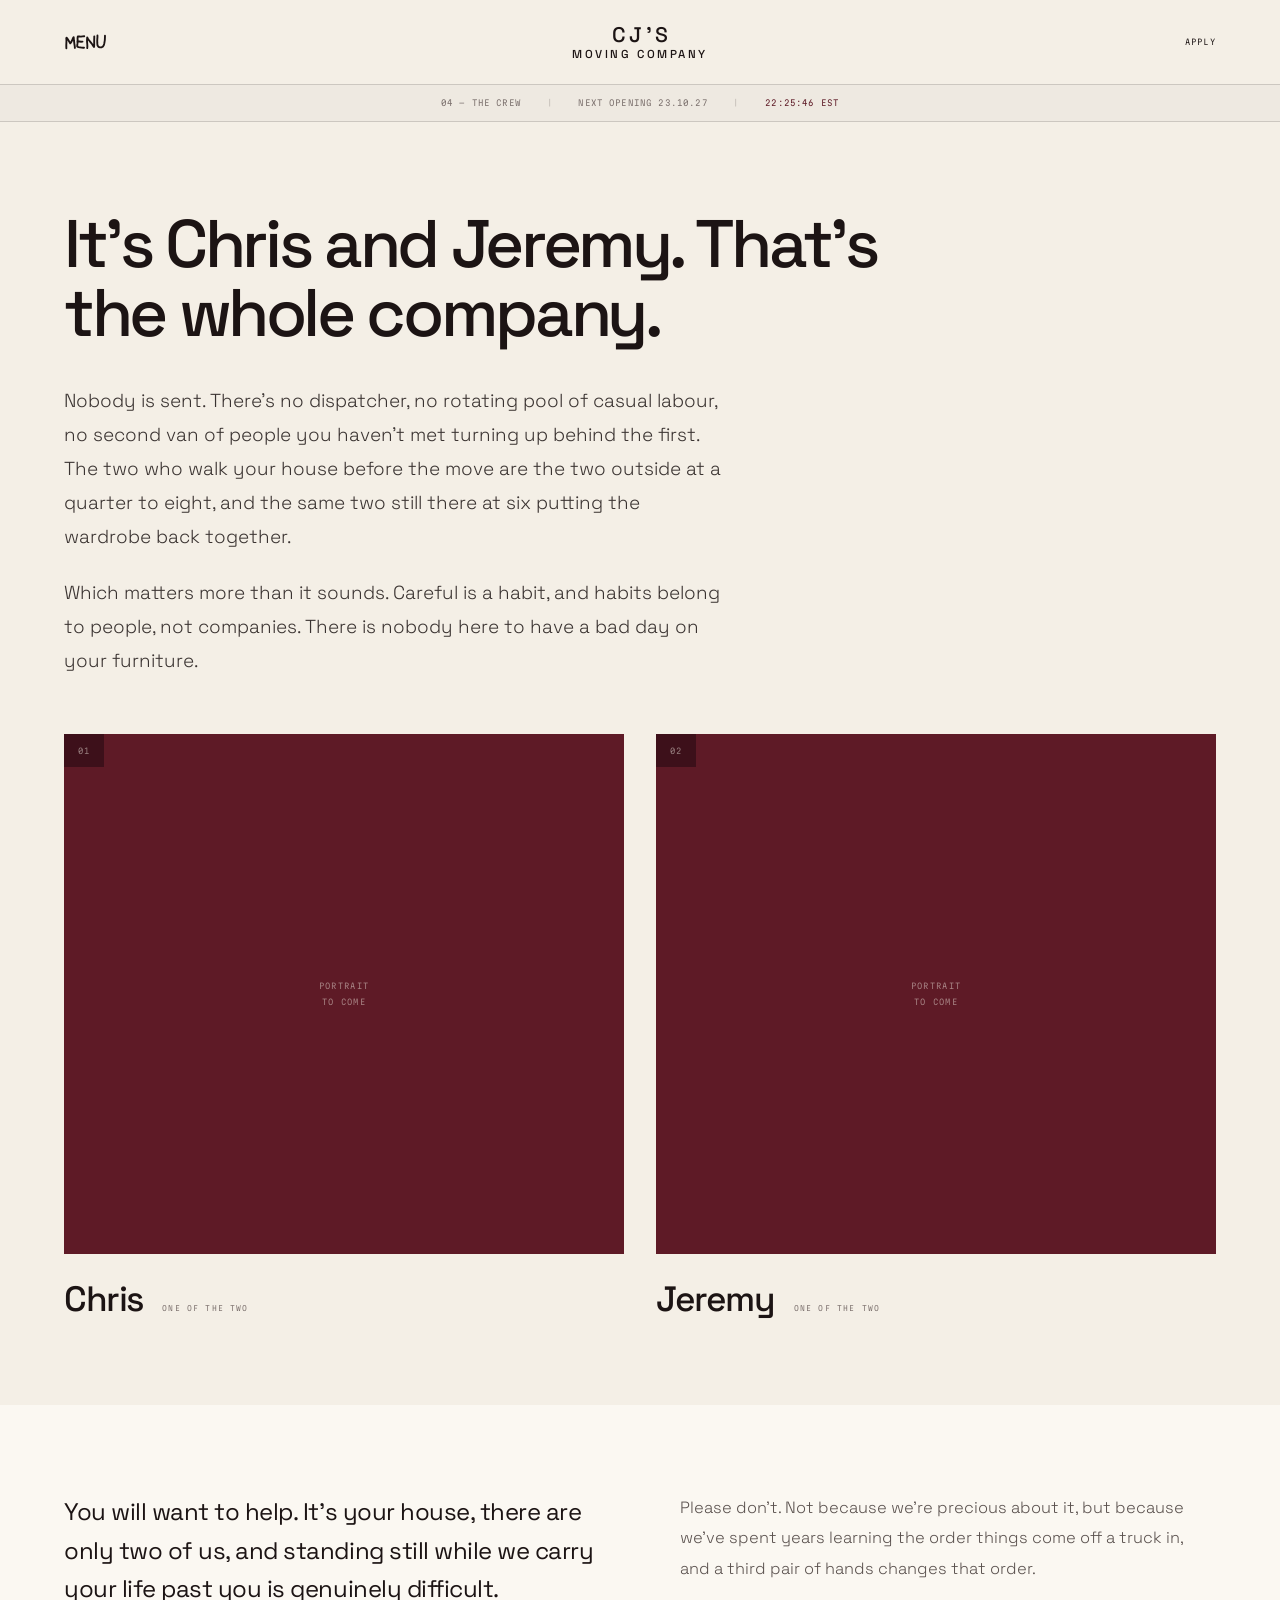
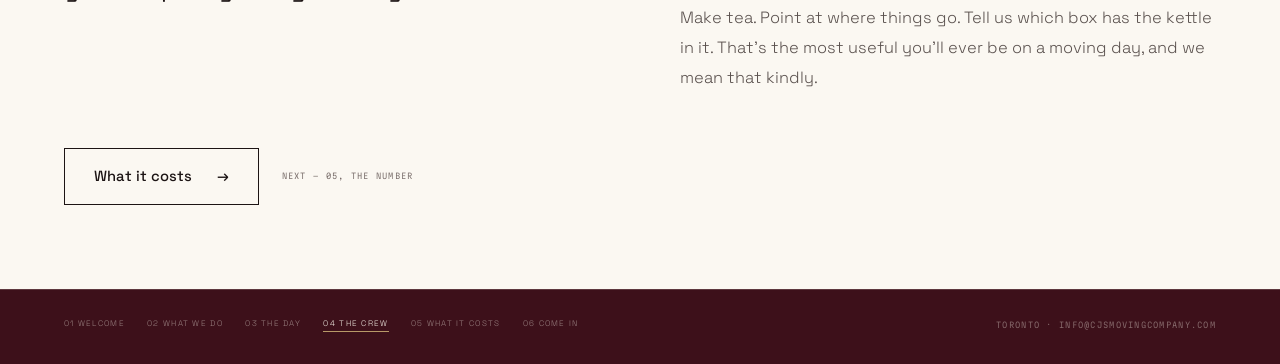
<file: the-crew.html>
<!doctype html>
<html lang="en">
<head>
<meta charset="utf-8">
<meta name="viewport" content="width=device-width, initial-scale=1">
<link rel="icon" href="images/cjs-logo.png">
<link rel="preconnect" href="https://fonts.googleapis.com">
<link rel="preconnect" href="https://fonts.gstatic.com" crossorigin>
<link rel="stylesheet" href="https://fonts.googleapis.com/css2?family=Space+Grotesk:wght@300;400;500;700&family=Martian+Mono:wdth,wght@75..112.5,300..700&display=swap">
<link rel="stylesheet" href="style.css?v=8">
<title>The crew — CJ'S Moving Company</title>
<meta name="description" content="It's Chris and Jeremy. No dispatcher, no casual labour, no second van of people you haven't met.">
</head>
<body style="background:var(--cream);color:var(--ink)">
  <header class="club-head on-light">
    <button class="menu-btn mono left" id="menuBtn" aria-controls="menu" aria-expanded="false"><span class="menu-word">Menu</span><svg class="menu-drawn" viewBox="-3 -1.5 62 23" fill="none" aria-hidden="true"><g stroke="currentColor" stroke-width="2.7" stroke-linecap="round" stroke-linejoin="round"><path d="M0.4 18.9 L0.3 16.5 L0.3 14.1 L0.4 11.7 L0.5 9.3 L0.5 6.9 L0.3 4.5 L0.9 3.8 L2.3 5.7 L3.6 7.8 L4.8 9.9 L5.9 12 L7.4 10.1 L8.5 7.9 L9.5 5.7 L10.5 3.5 L10.9 3 L11.1 5.4 L11.3 7.8 L11.6 10.2 L11.9 12.6 L12.3 15 L12.6 17.3 L12.6 18.5"/><path d="M26.1 1.8 L23.7 1.9 L21.3 2.2 L18.9 2.1 L16.8 2.1 L16.5 4.5 L16.6 6.9 L16.6 9.3 L16.4 11.7 L16.1 14.1 L16 16.5 L17.6 17.4 L20 17.7 L22.4 18.1 L24.8 18.3 L25.8 18.2"/><path d="M16.6 9.3 L19 9.2 L21.4 9.6 L23.6 9.5"/><path d="M30.4 18.7 L30.6 16.3 L30.5 13.9 L30.3 11.5 L30.1 9.1 L30.1 6.7 L30.3 4.3 L30.4 3.5 L31.6 5.6 L33 7.5 L34.5 9.4 L36 11.3 L37.5 13.2 L38.8 15.2 L40.1 17.2 L40.3 16.4 L40.4 14 L40.4 11.6 L40.4 9.2 L40.4 6.8 L40.5 4.4 L40.5 2 L40.6 2"/><path d="M45.1 0.6 L45.1 3.1 L44.9 5.4 L44.8 7.8 L44.8 10.2 L44.9 12.6 L45.2 14.9 L46.5 16.9 L48.8 17.8 L51.2 17.6 L53.2 16.3 L54.3 14.3 L54.9 12.1 L55.3 9.7 L55.7 7.3 L55.8 4.9 L55.9 2.5 L55.9 1.1"/></g></svg></button>
    <a class="lockup" href="index.html" aria-label="CJ&#39;S Moving Company — home"><b>CJ&#39;S</b>Moving Company</a>
    <a class="mono" href="come-in.html" style="justify-self:end;font-size:.5rem;letter-spacing:.16em;text-transform:uppercase;min-height:44px;display:inline-flex;align-items:center">Apply</a>
  </header>
  <div class="ticker mono on-light">
    <span>04 &mdash; The crew</span>
    <span class="sep">|</span>
    <span>Next opening 23.10.27</span>
    <span class="sep">|</span>
    <span class="live" id="clock">--:--:--</span>
  </div>

  <section class="section cream">
    <h1 style="max-width:900px">It's Chris and Jeremy. That's the whole company.</h1>
    <p class="lede measure" style="margin-top:2.2rem">Nobody is sent. There's no dispatcher, no rotating pool of casual labour, no second van of people you haven't met turning up behind the first. The two who walk your house before the move are the two outside at a quarter to eight, and the same two still there at six putting the wardrobe back together.</p>
    <p class="lede measure" style="margin-top:1.4rem">Which matters more than it sounds. Careful is a habit, and habits belong to people, not companies. There is nobody here to have a bad day on your furniture.</p>
  </section>

  <div class="people cream">
    <div class="person">
      <div class="portrait"><span class="mono">Portrait<br>to come</span><span class="plate mono">01</span></div>
      <div class="person-name"><b>Chris</b><span class="mono">One of the two</span></div>
    </div>
    <div class="person">
      <div class="portrait"><span class="mono">Portrait<br>to come</span><span class="plate mono">02</span></div>
      <div class="person-name"><b>Jeremy</b><span class="mono">One of the two</span></div>
    </div>
  </div>

  <section class="section light" style="padding-bottom:84px">
    <div class="split">
      <p class="pull">You will want to help. It's your house, there are only two of us, and standing still while we carry your life past you is genuinely difficult.</p>
      <div>
        <p class="body">Please don't. Not because we're precious about it, but because we've spent years learning the order things come off a truck in, and a third pair of hands changes that order.</p>
        <p class="body">Make tea. Point at where things go. Tell us which box has the kettle in it. That's the most useful you'll ever be on a moving day, and we mean that kindly.</p>
      </div>
    </div>
    <div class="door-row">
      <a class="door" href="what-it-costs.html">What it costs <span>&rarr;</span></a>
      <span class="door-note mono">Next — 05, The number</span>
    </div>
  </section>
  <div class="index">
    <nav>
      <a href="index.html">01 Welcome</a>
      <a href="what-we-do.html">02 What we do</a>
      <a href="the-day.html">03 The day</a>
      <a href="the-crew.html" aria-current="page">04 The crew</a>
      <a href="what-it-costs.html">05 What it costs</a>
      <a href="come-in.html">06 Come in</a>
    </nav>
    <span class="contact mono">Toronto · info@cjsmovingcompany.com</span>
  </div>
  <div class="menu-overlay" id="menu" aria-hidden="true">
    <div class="menu-top">
      <span class="mono">CJ&rsquo;S &middot; Contents</span>
      <button class="menu-close mono">Close &times;</button>
    </div>
    <nav class="menu-links">
      <a href="index.html"><span class="num mono">01</span><span class="label">Welcome</span><span class="arrow">&rarr;</span></a>
      <a href="what-we-do.html"><span class="num mono">02</span><span class="label">What we do</span><span class="arrow">&rarr;</span></a>
      <a href="the-day.html"><span class="num mono">03</span><span class="label">The day</span><span class="arrow">&rarr;</span></a>
      <a href="the-crew.html" aria-current="page"><span class="num mono">04</span><span class="label">The crew</span><span class="arrow">&rarr;</span></a>
      <a href="what-it-costs.html"><span class="num mono">05</span><span class="label">What it costs</span><span class="arrow">&rarr;</span></a>
      <a href="come-in.html"><span class="num mono">06</span><span class="label">Come in</span><span class="arrow">&rarr;</span></a>
    </nav>
    <div class="menu-foot mono">
      <span>Toronto &middot; Greater Toronto Area &middot; Muskoka</span>
      <span>Monday&ndash;Saturday &middot; 08:00&ndash;18:30</span>
      <a href="mailto:info@cjsmovingcompany.com">info@cjsmovingcompany.com</a>
    </div>
  </div>
<script src="app.js?v=7"></script>
</body>
</html>
</file>
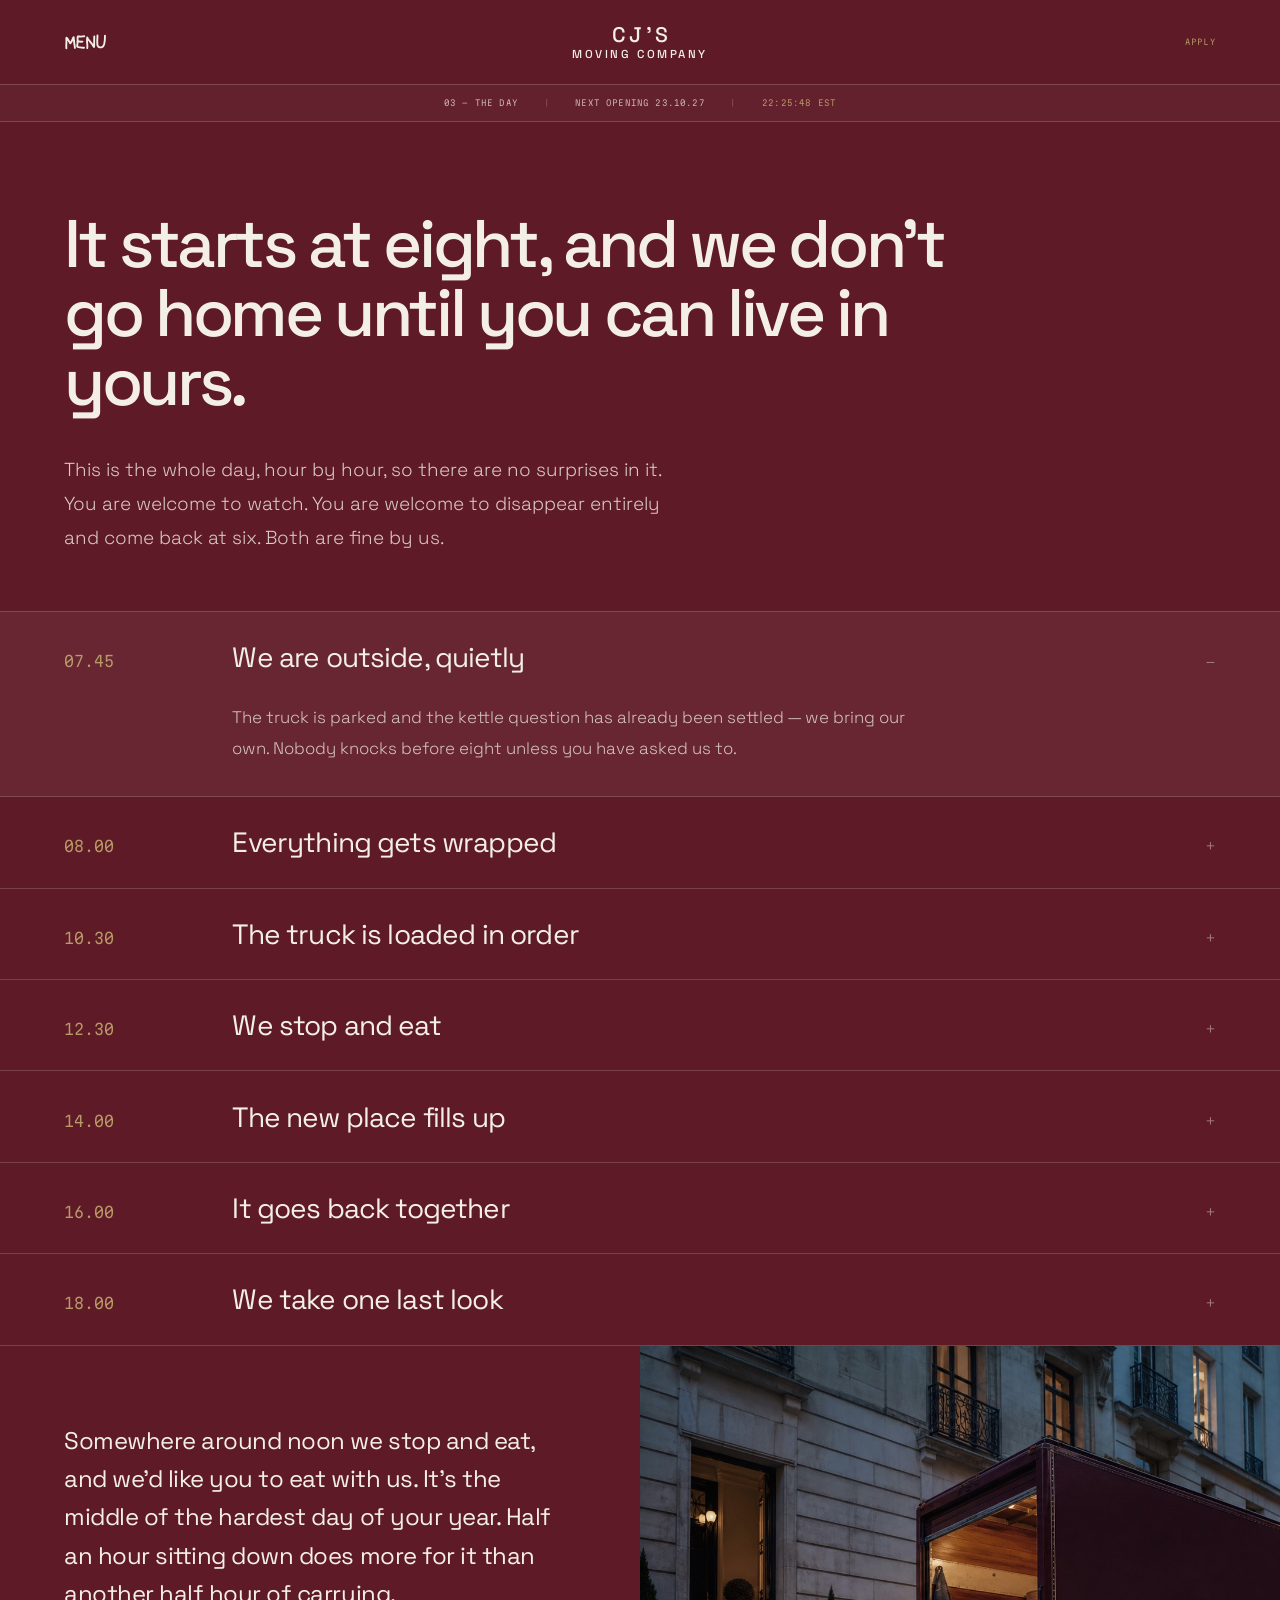
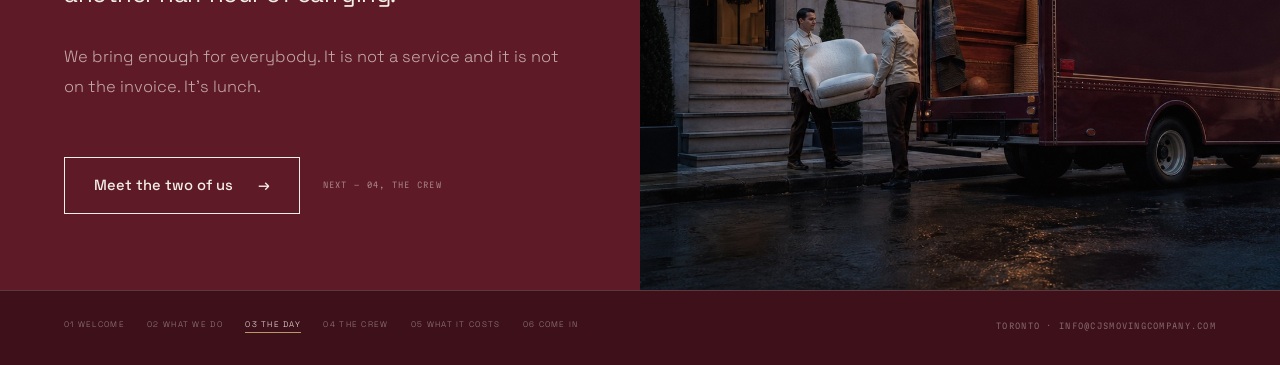
<file: the-day.html>
<!doctype html>
<html lang="en">
<head>
<meta charset="utf-8">
<meta name="viewport" content="width=device-width, initial-scale=1">
<link rel="icon" href="images/cjs-logo.png">
<link rel="preconnect" href="https://fonts.googleapis.com">
<link rel="preconnect" href="https://fonts.gstatic.com" crossorigin>
<link rel="stylesheet" href="https://fonts.googleapis.com/css2?family=Space+Grotesk:wght@300;400;500;700&family=Martian+Mono:wdth,wght@75..112.5,300..700&display=swap">
<link rel="stylesheet" href="style.css?v=8">
<title>The day — CJ'S Moving Company</title>
<meta name="description" content="The whole moving day, hour by hour, from a quarter to eight until the last walk-through. Including lunch.">
</head>
<body>
  <header class="club-head">
    <button class="menu-btn mono left" id="menuBtn" aria-controls="menu" aria-expanded="false"><span class="menu-word">Menu</span><svg class="menu-drawn" viewBox="-3 -1.5 62 23" fill="none" aria-hidden="true"><g stroke="currentColor" stroke-width="2.7" stroke-linecap="round" stroke-linejoin="round"><path d="M0.4 18.9 L0.3 16.5 L0.3 14.1 L0.4 11.7 L0.5 9.3 L0.5 6.9 L0.3 4.5 L0.9 3.8 L2.3 5.7 L3.6 7.8 L4.8 9.9 L5.9 12 L7.4 10.1 L8.5 7.9 L9.5 5.7 L10.5 3.5 L10.9 3 L11.1 5.4 L11.3 7.8 L11.6 10.2 L11.9 12.6 L12.3 15 L12.6 17.3 L12.6 18.5"/><path d="M26.1 1.8 L23.7 1.9 L21.3 2.2 L18.9 2.1 L16.8 2.1 L16.5 4.5 L16.6 6.9 L16.6 9.3 L16.4 11.7 L16.1 14.1 L16 16.5 L17.6 17.4 L20 17.7 L22.4 18.1 L24.8 18.3 L25.8 18.2"/><path d="M16.6 9.3 L19 9.2 L21.4 9.6 L23.6 9.5"/><path d="M30.4 18.7 L30.6 16.3 L30.5 13.9 L30.3 11.5 L30.1 9.1 L30.1 6.7 L30.3 4.3 L30.4 3.5 L31.6 5.6 L33 7.5 L34.5 9.4 L36 11.3 L37.5 13.2 L38.8 15.2 L40.1 17.2 L40.3 16.4 L40.4 14 L40.4 11.6 L40.4 9.2 L40.4 6.8 L40.5 4.4 L40.5 2 L40.6 2"/><path d="M45.1 0.6 L45.1 3.1 L44.9 5.4 L44.8 7.8 L44.8 10.2 L44.9 12.6 L45.2 14.9 L46.5 16.9 L48.8 17.8 L51.2 17.6 L53.2 16.3 L54.3 14.3 L54.9 12.1 L55.3 9.7 L55.7 7.3 L55.8 4.9 L55.9 2.5 L55.9 1.1"/></g></svg></button>
    <a class="lockup" href="index.html" aria-label="CJ&#39;S Moving Company — home"><b>CJ&#39;S</b>Moving Company</a>
    <a class="mono" href="come-in.html" style="justify-self:end;font-size:.5rem;letter-spacing:.16em;text-transform:uppercase;min-height:44px;display:inline-flex;align-items:center">Apply</a>
  </header>
  <div class="ticker mono">
    <span>03 &mdash; The day</span>
    <span class="sep">|</span>
    <span>Next opening 23.10.27</span>
    <span class="sep">|</span>
    <span class="live" id="clock">--:--:--</span>
  </div>

  <section class="section">
    <h1 style="max-width:900px">It starts at eight, and we don't go home until you can live in yours.</h1>
    <p class="lede" style="margin-top:2.2rem;max-width:620px;color:rgba(244,239,230,.82)">This is the whole day, hour by hour, so there are no surprises in it. You are welcome to watch. You are welcome to disappear entirely and come back at six. Both are fine by us.</p>
  </section>

  <div class="hours" id="hours"></div>

  <div class="duo">
    <div class="duo-copy">
      <p class="pull">Somewhere around noon we stop and eat, and we'd like you to eat with us. It's the middle of the hardest day of your year. Half an hour sitting down does more for it than another half hour of carrying.</p>
      <p style="margin-top:1.8rem;max-width:520px;font-size:1.02rem;line-height:1.85;color:rgba(244,239,230,.68)">We bring enough for everybody. It is not a service and it is not on the invoice. It's lunch.</p>
      <div class="door-row">
        <a class="door" href="the-crew.html">Meet the two of us <span>&rarr;</span></a>
        <span class="door-note mono">Next — 04, The crew</span>
      </div>
    </div>
    <div class="duo-img">
      <img src="images/truck-hero.jpg" alt="Chris and Jeremy carrying an armchair at the end of the day">
    </div>
  </div>
  <div class="index">
    <nav>
      <a href="index.html">01 Welcome</a>
      <a href="what-we-do.html">02 What we do</a>
      <a href="the-day.html" aria-current="page">03 The day</a>
      <a href="the-crew.html">04 The crew</a>
      <a href="what-it-costs.html">05 What it costs</a>
      <a href="come-in.html">06 Come in</a>
    </nav>
    <span class="contact mono">Toronto · info@cjsmovingcompany.com</span>
  </div>
  <div class="menu-overlay" id="menu" aria-hidden="true">
    <div class="menu-top">
      <span class="mono">CJ&rsquo;S &middot; Contents</span>
      <button class="menu-close mono">Close &times;</button>
    </div>
    <nav class="menu-links">
      <a href="index.html"><span class="num mono">01</span><span class="label">Welcome</span><span class="arrow">&rarr;</span></a>
      <a href="what-we-do.html"><span class="num mono">02</span><span class="label">What we do</span><span class="arrow">&rarr;</span></a>
      <a href="the-day.html" aria-current="page"><span class="num mono">03</span><span class="label">The day</span><span class="arrow">&rarr;</span></a>
      <a href="the-crew.html"><span class="num mono">04</span><span class="label">The crew</span><span class="arrow">&rarr;</span></a>
      <a href="what-it-costs.html"><span class="num mono">05</span><span class="label">What it costs</span><span class="arrow">&rarr;</span></a>
      <a href="come-in.html"><span class="num mono">06</span><span class="label">Come in</span><span class="arrow">&rarr;</span></a>
    </nav>
    <div class="menu-foot mono">
      <span>Toronto &middot; Greater Toronto Area &middot; Muskoka</span>
      <span>Monday&ndash;Saturday &middot; 08:00&ndash;18:30</span>
      <a href="mailto:info@cjsmovingcompany.com">info@cjsmovingcompany.com</a>
    </div>
  </div>
<script src="app.js?v=7"></script>
</body>
</html>
</file>
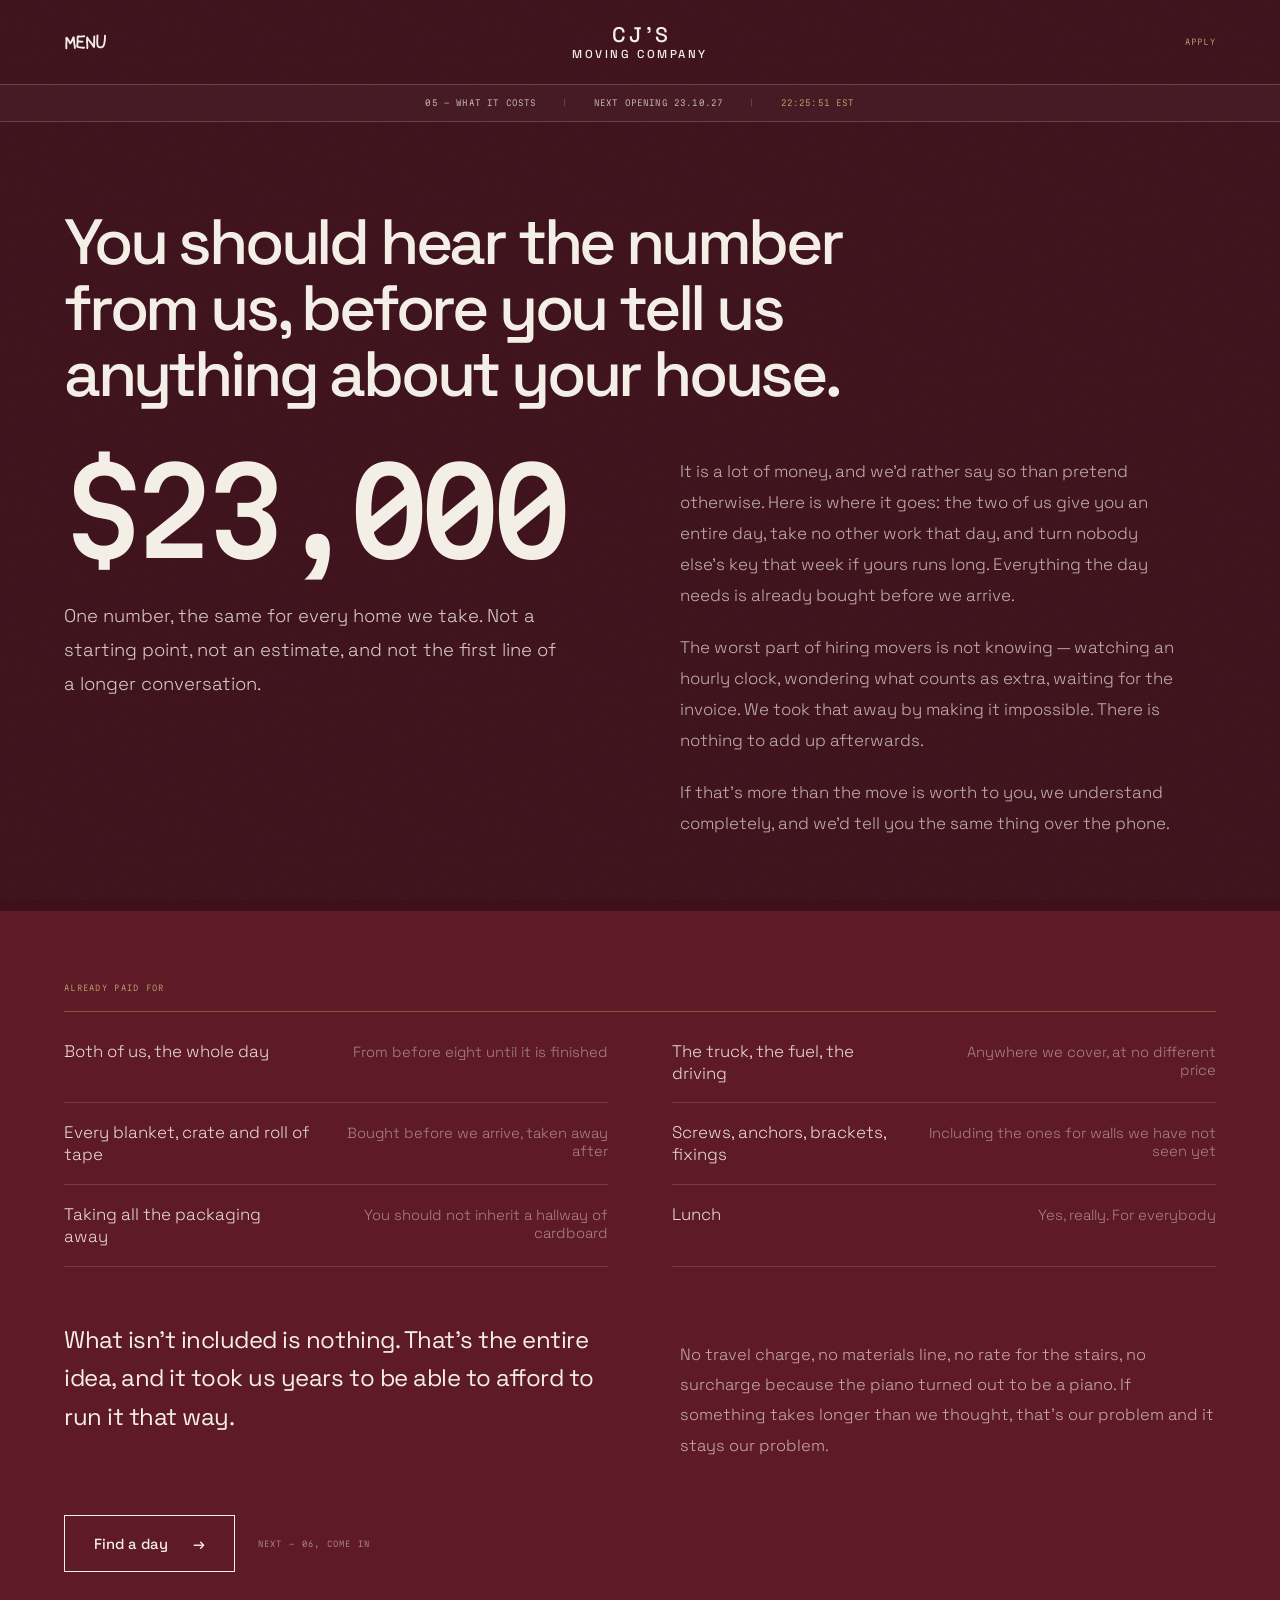
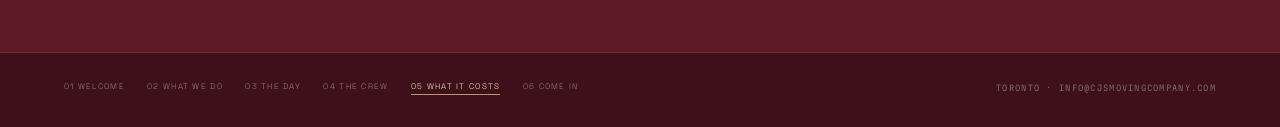
<file: what-it-costs.html>
<!doctype html>
<html lang="en">
<head>
<meta charset="utf-8">
<meta name="viewport" content="width=device-width, initial-scale=1">
<link rel="icon" href="images/cjs-logo.png">
<link rel="preconnect" href="https://fonts.googleapis.com">
<link rel="preconnect" href="https://fonts.gstatic.com" crossorigin>
<link rel="stylesheet" href="https://fonts.googleapis.com/css2?family=Space+Grotesk:wght@300;400;500;700&family=Martian+Mono:wdth,wght@75..112.5,300..700&display=swap">
<link rel="stylesheet" href="style.css?v=8">
<title>What it costs — CJ'S Moving Company</title>
<meta name="description" content="$23,000, flat, for every home we take. What's already paid for, and why there is no second invoice.">
</head>
<body style="background:var(--deep)">
  <header class="club-head">
    <button class="menu-btn mono left" id="menuBtn" aria-controls="menu" aria-expanded="false"><span class="menu-word">Menu</span><svg class="menu-drawn" viewBox="-3 -1.5 62 23" fill="none" aria-hidden="true"><g stroke="currentColor" stroke-width="2.7" stroke-linecap="round" stroke-linejoin="round"><path d="M0.4 18.9 L0.3 16.5 L0.3 14.1 L0.4 11.7 L0.5 9.3 L0.5 6.9 L0.3 4.5 L0.9 3.8 L2.3 5.7 L3.6 7.8 L4.8 9.9 L5.9 12 L7.4 10.1 L8.5 7.9 L9.5 5.7 L10.5 3.5 L10.9 3 L11.1 5.4 L11.3 7.8 L11.6 10.2 L11.9 12.6 L12.3 15 L12.6 17.3 L12.6 18.5"/><path d="M26.1 1.8 L23.7 1.9 L21.3 2.2 L18.9 2.1 L16.8 2.1 L16.5 4.5 L16.6 6.9 L16.6 9.3 L16.4 11.7 L16.1 14.1 L16 16.5 L17.6 17.4 L20 17.7 L22.4 18.1 L24.8 18.3 L25.8 18.2"/><path d="M16.6 9.3 L19 9.2 L21.4 9.6 L23.6 9.5"/><path d="M30.4 18.7 L30.6 16.3 L30.5 13.9 L30.3 11.5 L30.1 9.1 L30.1 6.7 L30.3 4.3 L30.4 3.5 L31.6 5.6 L33 7.5 L34.5 9.4 L36 11.3 L37.5 13.2 L38.8 15.2 L40.1 17.2 L40.3 16.4 L40.4 14 L40.4 11.6 L40.4 9.2 L40.4 6.8 L40.5 4.4 L40.5 2 L40.6 2"/><path d="M45.1 0.6 L45.1 3.1 L44.9 5.4 L44.8 7.8 L44.8 10.2 L44.9 12.6 L45.2 14.9 L46.5 16.9 L48.8 17.8 L51.2 17.6 L53.2 16.3 L54.3 14.3 L54.9 12.1 L55.3 9.7 L55.7 7.3 L55.8 4.9 L55.9 2.5 L55.9 1.1"/></g></svg></button>
    <a class="lockup" href="index.html" aria-label="CJ&#39;S Moving Company — home"><b>CJ&#39;S</b>Moving Company</a>
    <a class="mono" href="come-in.html" style="justify-self:end;font-size:.5rem;letter-spacing:.16em;text-transform:uppercase;min-height:44px;display:inline-flex;align-items:center">Apply</a>
  </header>
  <div class="ticker mono">
    <span>05 &mdash; What it costs</span>
    <span class="sep">|</span>
    <span>Next opening 23.10.27</span>
    <span class="sep">|</span>
    <span class="live" id="clock">--:--:--</span>
  </div>

  <div class="grain"></div>

  <section class="section" style="padding-bottom:0">
    <h1 class="h-md" style="max-width:820px">You should hear the number from us, before you tell us anything about your house.</h1>
  </section>

  <div class="cost-split">
    <div>
      <div class="price mono">$23,000</div>
      <p class="first">One number, the same for every home we take. Not a starting point, not an estimate, and not the first line of a longer conversation.</p>
    </div>
    <div>
      <p>It is a lot of money, and we'd rather say so than pretend otherwise. Here is where it goes: the two of us give you an entire day, take no other work that day, and turn nobody else's key that week if yours runs long. Everything the day needs is already bought before we arrive.</p>
      <p>The worst part of hiring movers is not knowing — watching an hourly clock, wondering what counts as extra, waiting for the invoice. We took that away by making it impossible. There is nothing to add up afterwards.</p>
      <p>If that's more than the move is worth to you, we understand completely, and we'd tell you the same thing over the phone.</p>
    </div>
  </div>

  <div class="included">
    <div class="included-head mono">Already paid for</div>
    <div class="included-list">
      <div><b>Both of us, the whole day</b><span>From before eight until it is finished</span></div>
      <div><b>The truck, the fuel, the driving</b><span>Anywhere we cover, at no different price</span></div>
      <div><b>Every blanket, crate and roll of tape</b><span>Bought before we arrive, taken away after</span></div>
      <div><b>Screws, anchors, brackets, fixings</b><span>Including the ones for walls we have not seen yet</span></div>
      <div><b>Taking all the packaging away</b><span>You should not inherit a hallway of cardboard</span></div>
      <div><b>Lunch</b><span>Yes, really. For everybody</span></div>
    </div>

    <div class="split" style="margin-top:3.4rem">
      <p class="pull">What isn't included is nothing. That's the entire idea, and it took us years to be able to afford to run it that way.</p>
      <p style="font-size:1.02rem;line-height:1.85;color:rgba(244,239,230,.68)">No travel charge, no materials line, no rate for the stairs, no surcharge because the piano turned out to be a piano. If something takes longer than we thought, that's our problem and it stays our problem.</p>
    </div>

    <div class="door-row">
      <a class="door" href="come-in.html">Find a day <span>&rarr;</span></a>
      <span class="door-note mono">Next — 06, Come in</span>
    </div>
  </div>
  <div class="index">
    <nav>
      <a href="index.html">01 Welcome</a>
      <a href="what-we-do.html">02 What we do</a>
      <a href="the-day.html">03 The day</a>
      <a href="the-crew.html">04 The crew</a>
      <a href="what-it-costs.html" aria-current="page">05 What it costs</a>
      <a href="come-in.html">06 Come in</a>
    </nav>
    <span class="contact mono">Toronto · info@cjsmovingcompany.com</span>
  </div>
  <div class="menu-overlay" id="menu" aria-hidden="true">
    <div class="menu-top">
      <span class="mono">CJ&rsquo;S &middot; Contents</span>
      <button class="menu-close mono">Close &times;</button>
    </div>
    <nav class="menu-links">
      <a href="index.html"><span class="num mono">01</span><span class="label">Welcome</span><span class="arrow">&rarr;</span></a>
      <a href="what-we-do.html"><span class="num mono">02</span><span class="label">What we do</span><span class="arrow">&rarr;</span></a>
      <a href="the-day.html"><span class="num mono">03</span><span class="label">The day</span><span class="arrow">&rarr;</span></a>
      <a href="the-crew.html"><span class="num mono">04</span><span class="label">The crew</span><span class="arrow">&rarr;</span></a>
      <a href="what-it-costs.html" aria-current="page"><span class="num mono">05</span><span class="label">What it costs</span><span class="arrow">&rarr;</span></a>
      <a href="come-in.html"><span class="num mono">06</span><span class="label">Come in</span><span class="arrow">&rarr;</span></a>
    </nav>
    <div class="menu-foot mono">
      <span>Toronto &middot; Greater Toronto Area &middot; Muskoka</span>
      <span>Monday&ndash;Saturday &middot; 08:00&ndash;18:30</span>
      <a href="mailto:info@cjsmovingcompany.com">info@cjsmovingcompany.com</a>
    </div>
  </div>
<script src="app.js?v=7"></script>
</body>
</html>
</file>
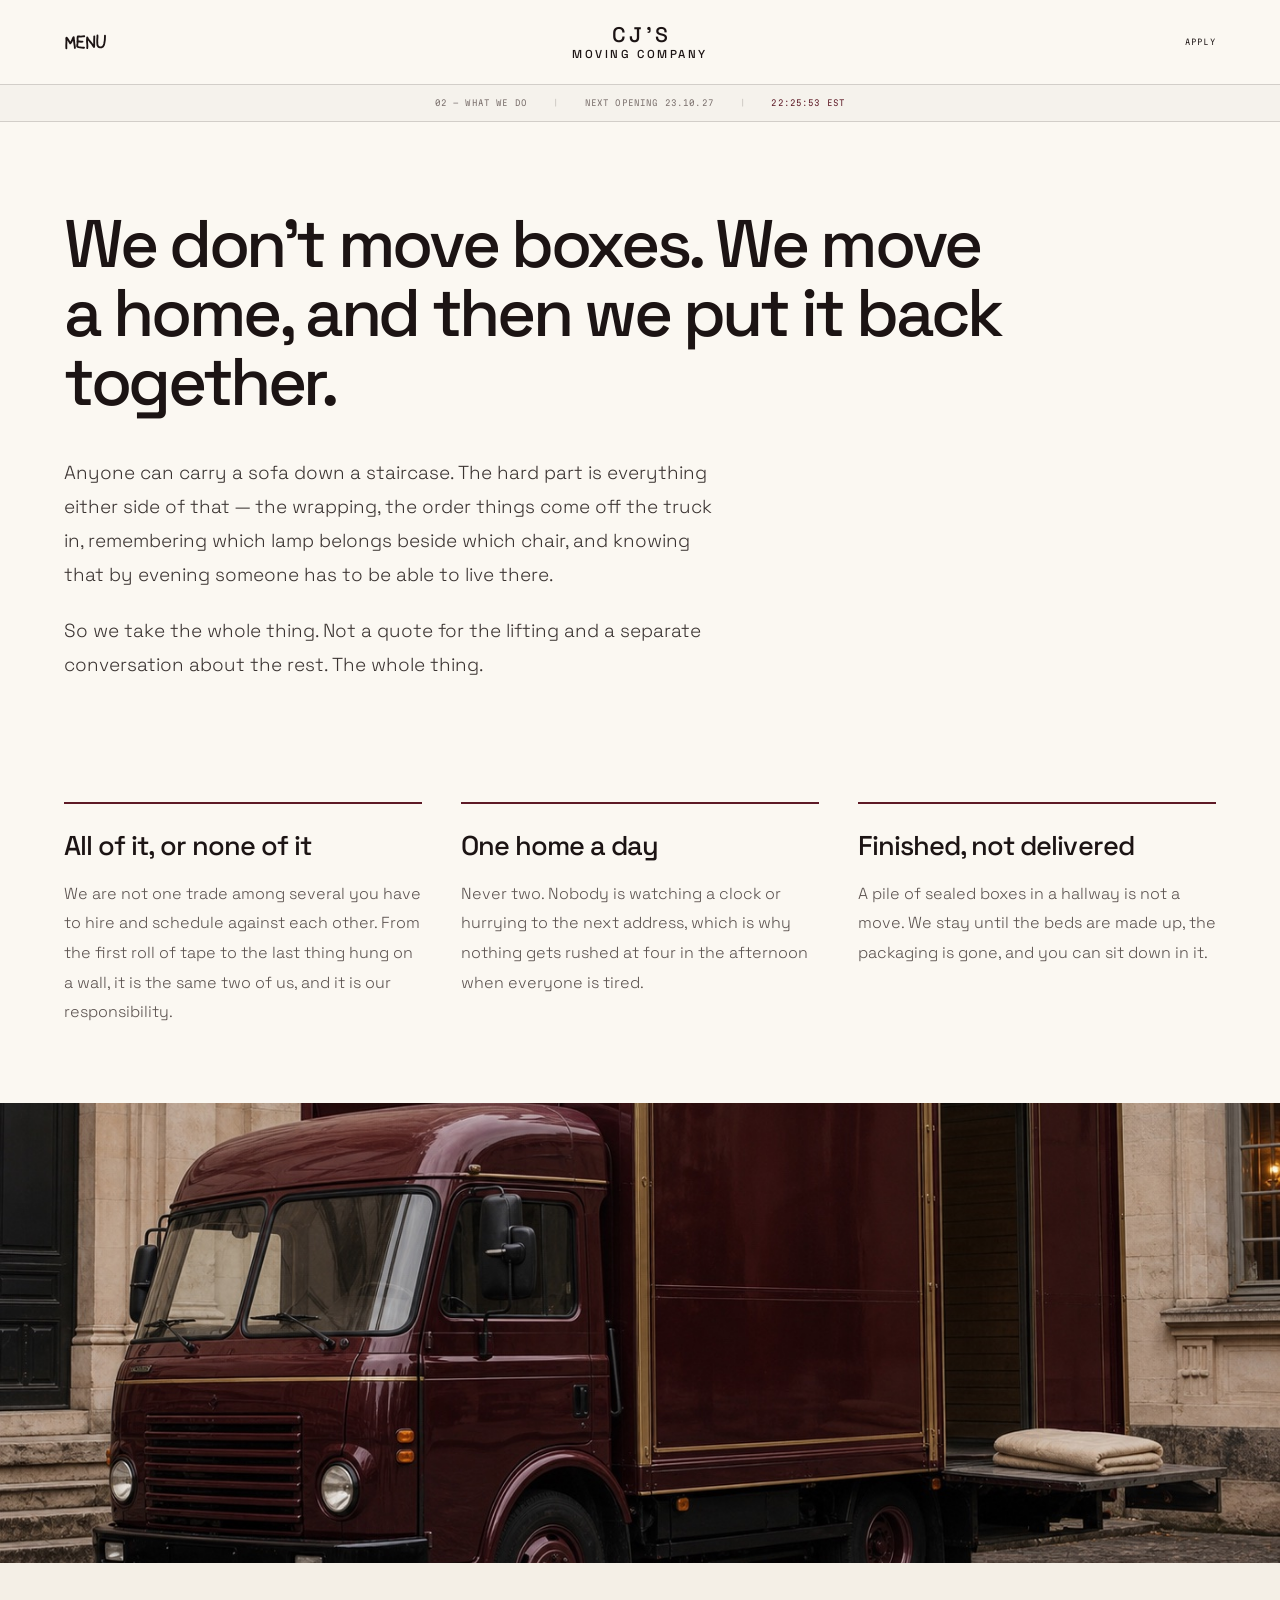
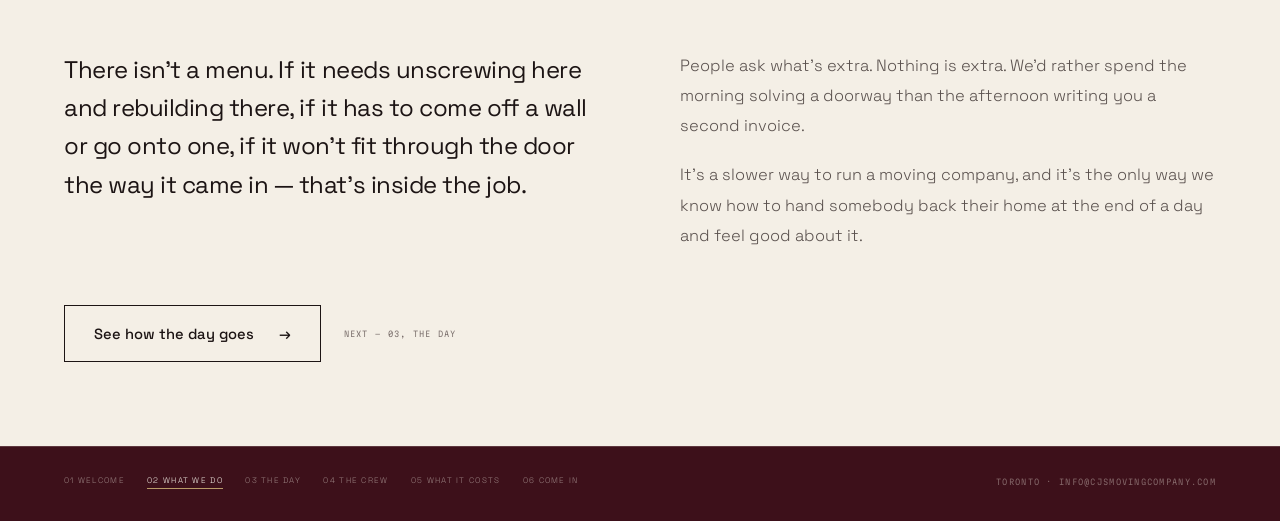
<file: what-we-do.html>
<!doctype html>
<html lang="en">
<head>
<meta charset="utf-8">
<meta name="viewport" content="width=device-width, initial-scale=1">
<link rel="icon" href="images/cjs-logo.png">
<link rel="preconnect" href="https://fonts.googleapis.com">
<link rel="preconnect" href="https://fonts.gstatic.com" crossorigin>
<link rel="stylesheet" href="https://fonts.googleapis.com/css2?family=Space+Grotesk:wght@300;400;500;700&family=Martian+Mono:wdth,wght@75..112.5,300..700&display=swap">
<link rel="stylesheet" href="style.css?v=8">
<title>What we do — CJ'S Moving Company</title>
<meta name="description" content="We don't move boxes. We move a home, and then we put it back together. There isn't a menu — it's all inside the job.">
</head>
<body style="background:var(--paper);color:var(--ink)">
  <header class="club-head on-light">
    <button class="menu-btn mono left" id="menuBtn" aria-controls="menu" aria-expanded="false"><span class="menu-word">Menu</span><svg class="menu-drawn" viewBox="-3 -1.5 62 23" fill="none" aria-hidden="true"><g stroke="currentColor" stroke-width="2.7" stroke-linecap="round" stroke-linejoin="round"><path d="M0.4 18.9 L0.3 16.5 L0.3 14.1 L0.4 11.7 L0.5 9.3 L0.5 6.9 L0.3 4.5 L0.9 3.8 L2.3 5.7 L3.6 7.8 L4.8 9.9 L5.9 12 L7.4 10.1 L8.5 7.9 L9.5 5.7 L10.5 3.5 L10.9 3 L11.1 5.4 L11.3 7.8 L11.6 10.2 L11.9 12.6 L12.3 15 L12.6 17.3 L12.6 18.5"/><path d="M26.1 1.8 L23.7 1.9 L21.3 2.2 L18.9 2.1 L16.8 2.1 L16.5 4.5 L16.6 6.9 L16.6 9.3 L16.4 11.7 L16.1 14.1 L16 16.5 L17.6 17.4 L20 17.7 L22.4 18.1 L24.8 18.3 L25.8 18.2"/><path d="M16.6 9.3 L19 9.2 L21.4 9.6 L23.6 9.5"/><path d="M30.4 18.7 L30.6 16.3 L30.5 13.9 L30.3 11.5 L30.1 9.1 L30.1 6.7 L30.3 4.3 L30.4 3.5 L31.6 5.6 L33 7.5 L34.5 9.4 L36 11.3 L37.5 13.2 L38.8 15.2 L40.1 17.2 L40.3 16.4 L40.4 14 L40.4 11.6 L40.4 9.2 L40.4 6.8 L40.5 4.4 L40.5 2 L40.6 2"/><path d="M45.1 0.6 L45.1 3.1 L44.9 5.4 L44.8 7.8 L44.8 10.2 L44.9 12.6 L45.2 14.9 L46.5 16.9 L48.8 17.8 L51.2 17.6 L53.2 16.3 L54.3 14.3 L54.9 12.1 L55.3 9.7 L55.7 7.3 L55.8 4.9 L55.9 2.5 L55.9 1.1"/></g></svg></button>
    <a class="lockup" href="index.html" aria-label="CJ&#39;S Moving Company — home"><b>CJ&#39;S</b>Moving Company</a>
    <a class="mono" href="come-in.html" style="justify-self:end;font-size:.5rem;letter-spacing:.16em;text-transform:uppercase;min-height:44px;display:inline-flex;align-items:center">Apply</a>
  </header>
  <div class="ticker mono on-light">
    <span>02 &mdash; What we do</span>
    <span class="sep">|</span>
    <span>Next opening 23.10.27</span>
    <span class="sep">|</span>
    <span class="live" id="clock">--:--:--</span>
  </div>

  <section class="section light">
    <h1 style="max-width:940px">We don't move boxes. We move a home, and then we put it back together.</h1>
    <p class="lede measure" style="margin-top:2.4rem">Anyone can carry a sofa down a staircase. The hard part is everything either side of that — the wrapping, the order things come off the truck in, remembering which lamp belongs beside which chair, and knowing that by evening someone has to be able to live there.</p>
    <p class="lede measure" style="margin-top:1.4rem">So we take the whole thing. Not a quote for the lifting and a separate conversation about the rest. The whole thing.</p>
  </section>

  <div class="beats light">
    <div class="beat">
      <h3>All of it, or none of it</h3>
      <p>We are not one trade among several you have to hire and schedule against each other. From the first roll of tape to the last thing hung on a wall, it is the same two of us, and it is our responsibility.</p>
    </div>
    <div class="beat">
      <h3>One home a day</h3>
      <p>Never two. Nobody is watching a clock or hurrying to the next address, which is why nothing gets rushed at four in the afternoon when everyone is tired.</p>
    </div>
    <div class="beat">
      <h3>Finished, not delivered</h3>
      <p>A pile of sealed boxes in a hallway is not a move. We stay until the beds are made up, the packaging is gone, and you can sit down in it.</p>
    </div>
  </div>

  <div class="band">
    <img src="images/truck-detail.jpg" alt="A CJ'S truck waiting on a quiet street">
  </div>

  <section class="section cream" style="padding-bottom:84px">
    <div class="split">
      <p class="pull">There isn't a menu. If it needs unscrewing here and rebuilding there, if it has to come off a wall or go onto one, if it won't fit through the door the way it came in — that's inside the job.</p>
      <div>
        <p class="body">People ask what's extra. Nothing is extra. We'd rather spend the morning solving a doorway than the afternoon writing you a second invoice.</p>
        <p class="body">It's a slower way to run a moving company, and it's the only way we know how to hand somebody back their home at the end of a day and feel good about it.</p>
      </div>
    </div>
    <div class="door-row">
      <a class="door" href="the-day.html">See how the day goes <span>&rarr;</span></a>
      <span class="door-note mono">Next — 03, The day</span>
    </div>
  </section>
  <div class="index">
    <nav>
      <a href="index.html">01 Welcome</a>
      <a href="what-we-do.html" aria-current="page">02 What we do</a>
      <a href="the-day.html">03 The day</a>
      <a href="the-crew.html">04 The crew</a>
      <a href="what-it-costs.html">05 What it costs</a>
      <a href="come-in.html">06 Come in</a>
    </nav>
    <span class="contact mono">Toronto · info@cjsmovingcompany.com</span>
  </div>
  <div class="menu-overlay" id="menu" aria-hidden="true">
    <div class="menu-top">
      <span class="mono">CJ&rsquo;S &middot; Contents</span>
      <button class="menu-close mono">Close &times;</button>
    </div>
    <nav class="menu-links">
      <a href="index.html"><span class="num mono">01</span><span class="label">Welcome</span><span class="arrow">&rarr;</span></a>
      <a href="what-we-do.html" aria-current="page"><span class="num mono">02</span><span class="label">What we do</span><span class="arrow">&rarr;</span></a>
      <a href="the-day.html"><span class="num mono">03</span><span class="label">The day</span><span class="arrow">&rarr;</span></a>
      <a href="the-crew.html"><span class="num mono">04</span><span class="label">The crew</span><span class="arrow">&rarr;</span></a>
      <a href="what-it-costs.html"><span class="num mono">05</span><span class="label">What it costs</span><span class="arrow">&rarr;</span></a>
      <a href="come-in.html"><span class="num mono">06</span><span class="label">Come in</span><span class="arrow">&rarr;</span></a>
    </nav>
    <div class="menu-foot mono">
      <span>Toronto &middot; Greater Toronto Area &middot; Muskoka</span>
      <span>Monday&ndash;Saturday &middot; 08:00&ndash;18:30</span>
      <a href="mailto:info@cjsmovingcompany.com">info@cjsmovingcompany.com</a>
    </div>
  </div>
<script src="app.js?v=7"></script>
</body>
</html>
</file>
<file: style.css>
/* CJ'S Moving Company — Freight
   Space Grotesk + Martian Mono, burgundy / gold / cream. */

:root {
  --burgundy: #5E1A26;
  --deep: #3D101A;
  --cream: #F4EFE6;
  --paper: #FBF8F2;
  --gold: #B89968;
  --ink: #1C1414;
  --ink-soft: #3a3331;
  --ink-mute: #5a514e;
  --ink-faint: #7a6f6c;
  --pad: 64px;
}

*, *::before, *::after { box-sizing: border-box; margin: 0; padding: 0; }
html { scroll-behavior: smooth; }
body {
  font-family: 'Space Grotesk', system-ui, sans-serif;
  font-weight: 300;
  background: var(--burgundy);
  color: var(--cream);
  -webkit-font-smoothing: antialiased;
  overflow-x: hidden;
}
img { display: block; max-width: 100%; }
button { font: inherit; color: inherit; background: none; border: 0; cursor: pointer; }
a { color: var(--gold); text-decoration: none; transition: color .25s; }
a:hover { color: var(--cream); }
::selection { background: var(--gold); color: var(--deep); }

.mono { font-family: 'Martian Mono', ui-monospace, monospace; font-variation-settings: 'wdth' 90; }
.grain {
  position: absolute; inset: 0; pointer-events: none; opacity: .045; z-index: 1;
  background-image: url("data:image/svg+xml,%3Csvg viewBox='0 0 256 256' xmlns='http://www.w3.org/2000/svg'%3E%3Cfilter id='n'%3E%3CfeTurbulence type='fractalNoise' baseFrequency='0.9' numOctaves='4' stitchTiles='stitch'/%3E%3C/filter%3E%3Crect width='100%25' height='100%25' filter='url(%23n)'/%3E%3C/svg%3E");
  background-size: 160px;
}

/* ── chapter header ────────────────────────────── */
.chapter-head {
  display: flex; justify-content: space-between; align-items: center;
  padding: 34px var(--pad);
  font-size: .5rem; letter-spacing: .16em; text-transform: uppercase;
  border-bottom: 1px solid rgba(244,239,230,.18);
  color: rgba(244,239,230,.62);
  position: relative; z-index: 2;
}
.chapter-head.on-light { border-bottom-color: rgba(28,20,20,.14); color: var(--ink-faint); }
.wordmark {
  font-family: 'Space Grotesk', sans-serif; font-size: 1.6rem; font-weight: 500;
  letter-spacing: -.05em; text-transform: none; color: var(--cream);
}
.on-light .wordmark { color: var(--ink); }

/* ── type ──────────────────────────────────────── */
h1 { font-size: 4.2rem; line-height: 1.03; font-weight: 500; letter-spacing: -.05em; }
h1.h-md { font-size: 4rem; }
h1.h-sm { font-size: 3.6rem; }
h2 { font-size: 2rem; font-weight: 500; letter-spacing: -.04em; }
.lede { font-size: 1.18rem; line-height: 1.8; }
.measure { max-width: 660px; }
.kicker { font-size: .5rem; letter-spacing: .16em; text-transform: uppercase; color: var(--gold); }

.section { padding: 88px var(--pad) 56px; position: relative; z-index: 2; }
.light { background: var(--paper); color: var(--ink); }
.cream { background: var(--cream); color: var(--ink); }
.dark { background: var(--deep); }
.light .lede, .cream .lede { color: var(--ink-soft); }

/* ── doors ─────────────────────────────────────── */
.door-row { display: flex; align-items: center; gap: 1.4rem; flex-wrap: wrap; margin-top: 3.4rem; }
.door {
  display: inline-flex; align-items: center; gap: 1.6rem;
  border: 1px solid currentColor; padding: 1.15rem 1.8rem;
  font-size: .92rem; font-weight: 500; min-height: 52px;
  color: var(--cream);
  transition: background .25s, color .25s, gap .25s;
}
a.door:hover { color: var(--burgundy); }
.door:hover { gap: 2.4rem; }
.dark .door:hover, body > .hero .door:hover, .onburg .door:hover { background: var(--cream); color: var(--burgundy); }
.light .door, .cream .door { color: var(--ink); }
.light a.door:hover, .cream a.door:hover { color: var(--cream); }
.light .door:hover, .cream .door:hover { background: var(--burgundy); color: var(--cream); }
.door-note { font-size: .5rem; letter-spacing: .16em; text-transform: uppercase; color: rgba(244,239,230,.5); }
.light .door-note, .cream .door-note { color: var(--ink-faint); }

/* ── 01 welcome ────────────────────────────────── */
.hero { position: relative; min-height: 100vh; display: flex; flex-direction: column; overflow: hidden; background: var(--deep); }
.hero > img { position: absolute; inset: 0; width: 100%; height: 100%; object-fit: cover; object-position: 58% center; filter: saturate(.95); }
.hero-shade { position: absolute; inset: 0; background: linear-gradient(96deg, rgba(38,10,16,.94) 0%, rgba(52,12,20,.78) 38%, rgba(40,8,14,.22) 72%, rgba(40,8,14,.42) 100%); }
.hero-body { position: relative; z-index: 2; flex: 1; display: flex; flex-direction: column; padding: 0 var(--pad) 44px; }
.hero-copy { margin: auto 0; max-width: 720px; }
.hero h1 { font-size: 5.6rem; line-height: .98; }
.hero-foot { display: flex; justify-content: space-between; font-size: .5rem; letter-spacing: .16em; text-transform: uppercase; color: rgba(244,239,230,.5); }

/* ── beats / grids ─────────────────────────────── */
.beats { display: grid; grid-template-columns: repeat(3, minmax(0,1fr)); gap: 2.4rem; padding: 64px var(--pad) 76px; }
.beat { border-top: 2px solid var(--burgundy); padding-top: 1.6rem; }
.beat h3 { font-size: 1.7rem; font-weight: 500; letter-spacing: -.035em; line-height: 1.15; }
.beat p { margin-top: 1.1rem; font-size: 1rem; line-height: 1.85; color: var(--ink-mute); }

.split { display: grid; grid-template-columns: 1fr 1fr; gap: 5rem; align-items: start; max-width: 1180px; }
.pull { font-size: 1.5rem; line-height: 1.6; font-weight: 400; letter-spacing: -.02em; }
.split p + p { margin-top: 1.2rem; }
.split .body { font-size: 1.02rem; line-height: 1.85; color: var(--ink-mute); }

.band { height: 460px; overflow: hidden; position: relative; z-index: 2; }
.band img { width: 100%; height: 100%; object-fit: cover; object-position: center 62%; filter: saturate(.95); }

/* ── 03 the day ────────────────────────────────── */
.hours { border-top: 1px solid rgba(244,239,230,.22); position: relative; z-index: 2; }
.hour { border-bottom: 1px solid rgba(244,239,230,.18); padding: 0 var(--pad); transition: background .3s; }
.hour:hover { background: rgba(244,239,230,.05); }
.hour[aria-expanded="true"] { background: rgba(244,239,230,.06); }
.hour-head { display: grid; grid-template-columns: 130px 1fr 40px; gap: 2.4rem; align-items: baseline; padding: 1.7rem 0; width: 100%; text-align: left; }
.hour-time { font-size: .95rem; color: var(--gold); }
.hour-title { font-size: 1.75rem; font-weight: 400; letter-spacing: -.03em; }
.hour-mark { justify-self: end; font-size: 1.1rem; color: rgba(244,239,230,.45); }
.hour-body { display: grid; grid-template-columns: 130px 1fr; gap: 2.4rem; padding: 0 0 2rem; }
.hour-body p { max-width: 700px; font-size: 1.05rem; line-height: 1.85; color: rgba(244,239,230,.78); }
.hour[aria-expanded="false"] .hour-body { display: none; }

.duo { display: grid; grid-template-columns: 1fr 1fr; align-items: stretch; position: relative; z-index: 2; }
.duo-copy { padding: 76px var(--pad); }
.duo-img { min-height: 520px; overflow: hidden; }
.duo-img img { width: 100%; height: 100%; object-fit: cover; filter: saturate(.95); }

/* ── 04 the crew ───────────────────────────────── */
.people { display: grid; grid-template-columns: 1fr 1fr; gap: 2rem; padding: 0 var(--pad) 76px; }
.portrait { height: 520px; background: var(--burgundy); display: flex; align-items: center; justify-content: center; position: relative; }
.portrait span { font-size: .5rem; letter-spacing: .16em; text-transform: uppercase; color: rgba(244,239,230,.5); text-align: center; line-height: 2; }
.plate { position: absolute; left: 0; top: 0; background: var(--deep); color: var(--gold); padding: .55rem .85rem; font-size: .46rem; letter-spacing: .14em; text-transform: uppercase; }
.person-name { display: flex; align-items: baseline; gap: 1.2rem; margin: 1.4rem 0 .5rem; }
.person-name b { font-size: 2.2rem; font-weight: 500; letter-spacing: -.04em; }
.person-name span { font-size: .46rem; letter-spacing: .16em; text-transform: uppercase; color: var(--ink-faint); }
.person p { max-width: 540px; font-size: 1rem; line-height: 1.8; color: #8a807b; font-style: italic; }
.quote-band { background: var(--burgundy); color: var(--cream); padding: 84px var(--pad); position: relative; z-index: 2; }
.quote-band p { max-width: 940px; font-size: 2.2rem; line-height: 1.45; font-weight: 400; letter-spacing: -.03em; }
.quote-band .attr { margin-top: 2.4rem; font-size: .5rem; letter-spacing: .16em; text-transform: uppercase; color: var(--gold); }

/* ── 05 cost ───────────────────────────────────── */
.price { font-size: 7.4rem; line-height: .94; font-weight: 500; letter-spacing: -.055em; }
.cost-split { display: grid; grid-template-columns: 1fr 1fr; gap: 5rem; align-items: start; padding: 48px var(--pad) 72px; position: relative; z-index: 2; }
.cost-split p { max-width: 500px; font-size: 1.05rem; line-height: 1.85; color: rgba(244,239,230,.72); }
.cost-split .first { font-size: 1.15rem; color: rgba(244,239,230,.85); margin-top: 2rem; }
.cost-split p + p { margin-top: 1.3rem; }
.included { background: var(--burgundy); padding: 72px var(--pad) 80px; position: relative; z-index: 2; }
.included-head { font-size: .5rem; letter-spacing: .16em; text-transform: uppercase; color: var(--gold); border-bottom: 1px solid rgba(184,153,104,.45); padding-bottom: 1.1rem; }
.included-list { display: grid; grid-template-columns: 1fr 1fr; gap: 0 4rem; margin-top: .6rem; }
.included-list div { display: flex; justify-content: space-between; align-items: baseline; gap: 2rem; padding: 1.15rem 0; border-bottom: 1px solid rgba(244,239,230,.16); }
.included-list b { font-size: 1.05rem; font-weight: 300; color: rgba(244,239,230,.92); }
.included-list span { font-size: .92rem; color: rgba(244,239,230,.5); text-align: right; max-width: 300px; }

/* ── 06 come in ────────────────────────────────── */
.comein { display: grid; grid-template-columns: 1fr 1.15fr; gap: 5rem; padding: 84px var(--pad) 88px; align-items: start; }
.card { background: var(--cream); border: 1px solid rgba(28,20,20,.16); padding: 2.4rem 2.4rem 2rem; color: var(--ink); }
.step-label { font-size: .5rem; letter-spacing: .16em; text-transform: uppercase; color: var(--ink-faint); }
.card h2 { margin: 1rem 0 .6rem; }
.card > div > p { font-size: .98rem; line-height: 1.75; color: var(--ink-mute); margin-bottom: 1.8rem; }
.days { display: grid; grid-template-columns: repeat(4, minmax(0,1fr)); gap: .7rem; }
.day { border: 1px solid rgba(28,20,20,.18); background: #fff; padding: 1.1rem .9rem; text-align: left; min-height: 52px; transition: border-color .2s, background .2s; }
.day:hover:not(:disabled) { border-color: var(--gold); }
.day b { display: block; font-size: 1.05rem; font-weight: 500; }
.day span { display: block; font-size: .46rem; letter-spacing: .14em; text-transform: uppercase; margin-top: .6rem; color: var(--burgundy); }
.day[aria-pressed="true"] { border-color: var(--burgundy); background: rgba(94,26,38,.07); }
.day:disabled { opacity: .38; cursor: not-allowed; }
.day:disabled span { color: #9a8f8b; }
.fields { display: grid; grid-template-columns: 1fr 1fr; gap: 1.1rem 1.4rem; }
.fields label { display: block; }
.fields .full { grid-column: 1 / -1; }
.fields .lbl { display: block; font-size: .46rem; letter-spacing: .14em; text-transform: uppercase; color: var(--ink-faint); margin-bottom: .45rem; }
.fields input, .fields textarea {
  width: 100%; font: inherit; font-size: .95rem; color: var(--ink);
  background: #fff; border: 1px solid rgba(28,20,20,.2); padding: .9rem 1rem; outline: none;
}
.fields input:focus, .fields textarea:focus { border-color: var(--burgundy); }
.fields input::placeholder, .fields textarea::placeholder { color: #a89e97; }
.fields textarea { min-height: 96px; resize: vertical; }
.card-actions { display: flex; justify-content: space-between; align-items: center; gap: 1rem; margin-top: 2.2rem; padding-top: 1.4rem; border-top: 1px solid rgba(28,20,20,.14); }
.btn-solid { display: inline-flex; align-items: center; gap: 1.6rem; background: var(--burgundy); color: var(--cream); padding: 1.05rem 1.7rem; font-size: .9rem; font-weight: 500; min-height: 52px; transition: background .25s, gap .25s; }
.btn-solid:hover { background: var(--deep); gap: 2.4rem; }
.btn-back { font-size: .5rem; letter-spacing: .16em; text-transform: uppercase; color: var(--ink-mute); }
.btn-back[disabled] { color: rgba(28,20,20,.25); cursor: not-allowed; }
.next-list { border-top: 2px solid var(--burgundy); margin-top: 2.8rem; padding-top: 1.5rem; }
.next-list > div { display: grid; grid-template-columns: 44px 1fr; gap: 1rem; padding: .9rem 0; border-bottom: 1px solid rgba(28,20,20,.12); }
.next-list span { font-size: .5rem; color: #9a8f8b; }
.next-list p { font-size: .98rem; line-height: 1.75; color: var(--ink-mute); }

/* ── chapter index ─────────────────────────────── */
.index {
  border-top: 1px solid rgba(244,239,230,.18); background: var(--deep);
  padding: 28px var(--pad) 32px; position: relative; z-index: 2;
  display: flex; flex-wrap: wrap; gap: 1.6rem; align-items: center; justify-content: space-between;
}
.index nav { display: flex; flex-wrap: wrap; gap: 1.4rem; }
.index a { font-size: .5rem; letter-spacing: .16em; text-transform: uppercase; color: rgba(244,239,230,.5); }
.index a:hover, .index a[aria-current="page"] { color: var(--cream); }
.index a[aria-current="page"] { border-bottom: 1px solid var(--gold); padding-bottom: 3px; }
.index .contact { font-size: .5rem; letter-spacing: .16em; text-transform: uppercase; color: rgba(244,239,230,.4); }

/* ── mobile ────────────────────────────────────── */
@media (max-width: 900px) {
  :root { --pad: 20px; }
  h1 { font-size: 2.5rem; line-height: 1.04; letter-spacing: -.045em; }
  h1.h-md, h1.h-sm { font-size: 2.4rem; line-height: 1.06; }
  h2 { font-size: 1.55rem; }
  .lede { font-size: 1rem; }
  .chapter-head { padding: 20px; font-size: .44rem; }
  .wordmark { font-size: 1.4rem; }
  .section { padding: 36px 20px 28px; }
  .hero { min-height: 100svh; }
  .hero > img { object-position: 64% center; }
  .hero-shade { background: linear-gradient(180deg, rgba(38,10,16,.82) 0%, rgba(44,10,18,.55) 34%, rgba(36,8,14,.86) 64%, rgba(30,6,11,.97) 100%); }
  .hero h1 { font-size: 3.4rem; }
  .hero-copy { margin: auto 0 0; }
  .hero-foot { margin-top: 1.6rem; font-size: .42rem; }
  .beats { grid-template-columns: 1fr; gap: 1.6rem; padding: 8px 20px 36px; }
  .beat h3 { font-size: 1.35rem; }
  .split, .cost-split, .duo, .people, .comein, .included-list, .fields { grid-template-columns: 1fr; gap: 1.4rem; }
  .cost-split, .comein { padding: 0 20px 28px; }
  .pull { font-size: 1.25rem; }
  .band { height: 260px; }
  .duo-copy { padding: 36px 20px 40px; }
  .duo-img { min-height: 280px; }
  .door-row { margin-top: 2.2rem; flex-direction: column; align-items: stretch; gap: 1rem; }
  .door { justify-content: space-between; padding: 1.1rem 1.3rem; }
  .hour { padding: 0 20px; }
  .hour-head { grid-template-columns: 62px 1fr 24px; gap: 1rem; padding: 1.15rem 0; }
  .hour-time { font-size: .8rem; }
  .hour-title { font-size: 1.15rem; line-height: 1.3; }
  .hour-body { grid-template-columns: 1fr; gap: 0; padding: 0 0 1.4rem 78px; }
  .hour-body p { font-size: .95rem; }
  .portrait { height: 380px; }
  .person-name b { font-size: 1.8rem; }
  .quote-band { padding: 40px 20px; }
  .quote-band p { font-size: 1.5rem; line-height: 1.45; }
  .price { font-size: 3.6rem; margin: 2rem 0 1.2rem; }
  .included { padding: 32px 20px 40px; }
  .included-list div { flex-direction: column; align-items: flex-start; gap: .35rem; }
  .included-list span { text-align: left; max-width: none; }
  .card { padding: 1.6rem 1.4rem 1.4rem; }
  .days { grid-template-columns: 1fr 1fr; }
  .card-actions { flex-direction: column-reverse; align-items: stretch; }
  .btn-solid { justify-content: space-between; }
  .btn-back { text-align: center; padding: .7rem; }
  .index { padding: 24px 20px; gap: 1rem; }
  .index nav { gap: 1rem; }
}

@media (prefers-reduced-motion: reduce) {
  * { scroll-behavior: auto !important; transition: none !important; animation: none !important; }
}

/* ── menu ──────────────────────────────────────── */
.chapter-head { display: grid; grid-template-columns: 1fr auto 1fr; gap: 1rem; }
.chapter-head .wordmark { justify-self: start; }
.chapter-label { justify-self: center; }
a.wordmark:hover { color: var(--gold); }

.menu-btn {
  justify-self: end; display: inline-flex; align-items: center; gap: .8rem;
  font-size: .5rem; letter-spacing: .16em; text-transform: uppercase;
  color: var(--cream); min-height: 44px; transition: color .25s;
}
.on-light .menu-btn { color: var(--ink); }
.menu-btn:hover { color: var(--gold); }
.menu-btn svg { display: block; }

.menu-overlay {
  position: fixed; inset: 0; z-index: 100; background: var(--deep); color: var(--cream);
  transform: translateY(-101%); transition: transform .5s cubic-bezier(.76,0,.24,1);
  display: flex; flex-direction: column; overflow-y: auto;
}
.menu-overlay.open { transform: translateY(0); }
body.menu-open { overflow: hidden; }

.menu-top {
  display: flex; justify-content: space-between; align-items: center;
  padding: 34px var(--pad); border-bottom: 1px solid rgba(244,239,230,.2);
  font-size: .5rem; letter-spacing: .16em; text-transform: uppercase; color: rgba(244,239,230,.6);
  position: sticky; top: 0; background: var(--deep); z-index: 2;
}
.menu-close { font-size: .5rem; letter-spacing: .16em; text-transform: uppercase; color: var(--cream); min-height: 44px; display: inline-flex; align-items: center; transition: color .25s; }
.menu-close:hover { color: var(--gold); }

.menu-links { padding: 2.4rem var(--pad) 1rem; flex: 1; }
.menu-links a {
  display: grid; grid-template-columns: 90px 1fr 40px; align-items: center;
  border-bottom: 1px solid rgba(244,239,230,.18);
  padding: 1.5rem 0; color: var(--cream);
  font-size: 3.2rem; font-weight: 500; letter-spacing: -.045em;
  transition: padding .3s, color .25s;
}
.menu-links a:hover { padding-left: 1.2rem; color: var(--cream); }
.menu-links a .num { font-size: .5rem; letter-spacing: .16em; text-transform: uppercase; color: var(--gold); font-weight: 400; }
.menu-links a .arrow { justify-self: end; font-size: 1.4rem; color: rgba(244,239,230,.45); transition: transform .3s; }
.menu-links a:hover .arrow { transform: translateX(6px); }
.menu-links a[aria-current="page"] .num { color: var(--cream); }
.menu-links a[aria-current="page"] .label::after {
  content: ""; display: block; width: 46px; height: 2px; background: var(--gold); margin-top: .6rem;
}

.menu-foot {
  display: flex; flex-wrap: wrap; gap: 1.4rem 3rem; justify-content: space-between;
  padding: 1.6rem var(--pad) 2.4rem;
  font-size: .5rem; letter-spacing: .16em; text-transform: uppercase; color: rgba(244,239,230,.45);
}
.menu-foot a { color: var(--gold); }

@media (max-width: 900px) {
  .chapter-head { grid-template-columns: auto 1fr auto; }
  .chapter-label { display: none; }
  .menu-top { padding: 20px; }
  .menu-links { padding: 1.4rem 20px .6rem; }
  .menu-links a { grid-template-columns: 54px 1fr 24px; padding: 1.15rem 0; font-size: 1.9rem; letter-spacing: -.035em; min-height: 52px; }
  .menu-links a .arrow { font-size: 1.1rem; }
  .menu-foot { padding: 1.2rem 20px 2rem; gap: .9rem; flex-direction: column; }
}

/* ══ CLUB ═══════════════════════════════════════════
   Flat field, engraved line work, instrument ticker. */

.club { background: var(--deep); color: var(--cream); }
.club .grain { opacity: .03; }

/* stacked wordmark lockup */
.lockup {
  display: block; text-align: center; line-height: 1.18;
  font-size: .72rem; font-weight: 500; letter-spacing: .22em; text-indent: .22em;
  text-transform: uppercase; color: var(--cream); transition: color .25s;
}
.lockup b { display: block; font-weight: 500; font-size: 1.32rem; letter-spacing: .16em; text-indent: .16em; }
a.lockup:hover { color: var(--gold); }
.on-light .lockup { color: var(--ink); }
.on-light a.lockup:hover { color: var(--burgundy); }
.club-head.on-light a[href="come-in.html"] { color: var(--ink); }
.club-head.on-light a[href="come-in.html"]:hover { color: var(--burgundy); }

.club-head {
  display: grid; grid-template-columns: 1fr auto 1fr; align-items: center;
  padding: 20px var(--pad); position: relative; z-index: 3;
}
.club-head .menu-btn { justify-self: end; }
.club-head .menu-btn.left { justify-self: start; }

/* instrument ticker */
.ticker {
  border-top: 1px solid rgba(244,239,230,.18); border-bottom: 1px solid rgba(244,239,230,.18);
  background: rgba(244,239,230,.03); position: relative; z-index: 3;
  display: flex; justify-content: center; align-items: center; gap: 1.6rem; flex-wrap: wrap;
  padding: .75rem var(--pad); min-height: 38px;
  font-size: .52rem; letter-spacing: .14em; text-transform: uppercase; color: rgba(244,239,230,.72);
}
.ticker .sep { color: rgba(244,239,230,.3); }
.ticker .live { color: var(--gold); font-variant-numeric: tabular-nums; }
.ticker.on-light { border-color: rgba(28,20,20,.16); background: rgba(28,20,20,.025); color: var(--ink-faint); }
.ticker.on-light .sep { color: rgba(28,20,20,.25); }
.ticker.on-light .live { color: var(--burgundy); }

/* the door */
.door-page { min-height: 100vh; min-height: 100svh; display: flex; flex-direction: column; position: relative; overflow: hidden; }
.plate-wrap { flex: 1; display: flex; flex-direction: column; align-items: center; justify-content: center; gap: 2.6rem; padding: 3rem var(--pad) 5rem; position: relative; z-index: 2; }
.engraving { width: min(820px, 100%); color: var(--cream); }
.engraving .ink { stroke: currentColor; fill: none; stroke-width: 1.2; stroke-linecap: round; stroke-linejoin: round; }
.engraving .hair { stroke: currentColor; fill: none; stroke-width: .6; opacity: .5; }
.engraving .gold { stroke: var(--gold); fill: none; stroke-width: 1.6; }
.engraving .fillcream { fill: var(--cream); }
.door-tag { font-size: .68rem; letter-spacing: .3em; text-transform: uppercase; text-align: center; color: var(--cream); }
.scroll-cue {
  position: absolute; left: 50%; transform: translateX(-50%);
  bottom: clamp(20px, 3.5vh, 40px); z-index: 3;
  color: rgba(244,239,230,.5); transition: color .25s;
}
.scroll-cue:hover { color: var(--cream); }

/* club prose */
.club-prose { max-width: 720px; margin: 0 auto; text-align: center; }
.club-prose p { font-size: 1.08rem; line-height: 1.9; color: rgba(244,239,230,.82); }
.club-prose p + p { margin-top: 1.4rem; }
.club-note {
  margin: 2.6rem auto 0; max-width: 640px; border: 1px solid rgba(184,153,104,.45);
  padding: 1.2rem 1.4rem; font-size: .9rem; line-height: 1.75; color: rgba(244,239,230,.7);
}
.club-note b { color: var(--gold); font-weight: 400; }
.club-cta {
  display: inline-flex; align-items: center; gap: 1.4rem; margin-top: 2.8rem;
  border: 1px solid var(--cream); color: var(--cream);
  padding: 1.1rem 1.9rem; min-height: 52px;
  font-size: .58rem; letter-spacing: .22em; text-transform: uppercase;
  transition: background .25s, color .25s, gap .25s;
}
a.club-cta:hover { background: var(--cream); color: var(--deep); gap: 2rem; }

/* the premises map */
.premises { padding: 76px var(--pad) 84px; position: relative; z-index: 2; }
.premises-head { text-align: center; font-size: .58rem; letter-spacing: .3em; text-transform: uppercase; color: var(--gold); }
.premises-grid { display: grid; grid-template-columns: 1.45fr 1fr; gap: 4rem; align-items: center; margin-top: 3rem; }
.premises-key { list-style: none; }
.premises-key li {
  display: grid; grid-template-columns: 54px 1fr; gap: .6rem; align-items: baseline;
  padding: .72rem 0; border-bottom: 1px solid rgba(244,239,230,.16);
  font-size: .62rem; letter-spacing: .14em; text-transform: uppercase; color: rgba(244,239,230,.8);
  transition: color .2s;
}
.premises-key li:hover { color: var(--cream); }
.premises-key .n { color: var(--gold); }

@media (max-width: 900px) {
  .club-head { padding: 16px 20px; }
  .lockup { font-size: .6rem; }
  .lockup b { font-size: 1.1rem; }
  .ticker { gap: .7rem; padding: .7rem 20px; font-size: .46rem; letter-spacing: .12em; }
  .plate-wrap { gap: 1.8rem; padding: 2rem 20px 1.5rem; }
  .door-tag { font-size: .58rem; letter-spacing: .22em; }
  .club-prose p { font-size: 1rem; }
  .premises { padding: 40px 20px 48px; }
  .premises-grid { grid-template-columns: 1fr; gap: 2rem; }
  .premises-key li { grid-template-columns: 44px 1fr; font-size: .58rem; }
}

/* the armchair mark */
.chair { height: clamp(250px, 44vh, 430px); width: auto; color: var(--cream); display: block; }
.on-light .chair { color: var(--ink); }
@media (max-width: 900px) { .chair { height: clamp(210px, 34vh, 300px); } }

/* the destinations chart */
.premises-sub { text-align: center; margin-top: .9rem; font-size: .95rem; color: rgba(244,239,230,.6); }
.chart { width: 100%; height: auto; display: block; }
.chart .land { fill: none; stroke: var(--cream); stroke-width: .9; stroke-linejoin: round; opacity: .72; }
.chart .grat { fill: none; stroke: var(--cream); stroke-width: .5; opacity: .14; }
.chart .pin circle { fill: var(--gold); }
.chart .pin .halo { fill: none; stroke: var(--gold); stroke-width: .8; opacity: .45; }
.chart .pinlabel text { fill: var(--cream); font-family: 'Martian Mono', monospace; font-size: 19px; }
.premises-grid { align-items: start; }
@media (max-width: 900px) { .chart .pinlabel text { font-size: 24px; } }
.chart .leader { fill: none; stroke: var(--gold); stroke-width: .9; opacity: .6; }

/* ══ the truck, running ═════════════════════════════ */
.rig { width: 100%; height: auto; display: block; color: var(--cream); overflow: visible; }
.rig g path, .rig > path { fill: none; stroke: currentColor; stroke-linecap: round; stroke-linejoin: round; }
.rig .ink path { stroke-width: 1.9; }
.rig .hair path { stroke-width: 1.1; opacity: .45; }
.rig .gold path { stroke: var(--gold); stroke-width: 1.6; }
.rig .scroll:not(.dash) path { stroke-width: 1.4; opacity: .42; }
.rig .far path { stroke-width: 1.2; opacity: .22; }

@keyframes cjs-dash  { to { transform: translateX(100px); } }
@keyframes cjs-post  { to { transform: translateX(400px); } }
@keyframes cjs-far   { to { transform: translateX(400px); } }
@keyframes cjs-roll  { to { transform: rotate(-360deg); } }
@keyframes cjs-bob   { 0%, 100% { transform: translateY(0); } 50% { transform: translateY(-1.9px); } }

.rig .wheel           { animation: cjs-roll 1.66s linear infinite; }
.rig .truck           { animation: cjs-bob .55s ease-in-out infinite; }

.rig { width: min(600px, 88%); margin: 0 auto; }
.menu-brand { display: inline-flex; align-items: center; gap: .9rem; }
.chair-mark { height: 30px; width: auto; color: var(--gold); }
@media (max-width: 900px) { .chair-mark { height: 24px; } }

.rig .carton-mark {
  fill: var(--cream); font-family: 'Space Grotesk', sans-serif;
  font-weight: 700; font-size: 46px; letter-spacing: 2px;
}
.rig .marks path { stroke-width: 1.7; opacity: .9; }

.door-actions { display: flex; gap: 2.6rem; justify-content: center; flex-wrap: wrap; margin-top: 2.6rem; }
.door-link {
  display: inline-flex; align-items: center; gap: .8rem; color: var(--cream);
  font-size: .58rem; letter-spacing: .22em; text-transform: uppercase;
  border-bottom: 1px solid rgba(244,239,230,.4); padding-bottom: .5rem; min-height: 44px;
  transition: color .25s, border-color .25s, gap .25s;
}
.door-link:hover { color: var(--gold); border-color: var(--gold); gap: 1.3rem; }
@media (max-width: 900px) {
  .door-actions { flex-direction: column; align-items: center; gap: .6rem; margin-top: 1.7rem; }
  .door-link { font-size: .54rem; }
}

/* ── road runs the full width, truck rides on top ─────────── */
.rig-stage { position: relative; width: 100%; }
.rig-truck { width: min(600px, 88%); margin: 0 auto; }
.rig { width: 100%; height: auto; display: block; position: relative; z-index: 2; }
.rig-road {
  position: absolute; left: 50%; transform: translateX(-50%); width: 100vw; top: 100%; margin-top: -2px;
  height: 56px; z-index: 1; overflow: visible; color: var(--cream);
}
.rig-road path { fill: none; stroke: currentColor; stroke-linecap: round; }
.rig-road .road { stroke-width: 1.7; opacity: .8; }
.rig-road .dash path { stroke-width: 1.5; opacity: .5; }
.rig-road .dash { animation: cjs-dash .75s linear infinite; }

/* the word carries the menu on desktop; the carton takes over on a phone */
.menu-btn .menu-word { position: absolute; width: 1px; height: 1px; overflow: hidden; clip-path: inset(50%); white-space: nowrap; }
.menu-drawn { display: block; height: 16px; width: auto; color: inherit; }
.menu-drawn path { transition: stroke .25s; }
@media (max-width: 900px) {
  .menu-drawn { height: 15px; }
  .rig-road { height: 36px; }
  .rig-road .dash { animation-duration: .36s; }
}

/* odometer: live, so it's gold like the clock; changed digits roll up into place */
.ticker .odo { color: var(--gold); font-variant-numeric: tabular-nums; display: inline-flex; overflow: hidden; vertical-align: bottom; }
.ticker .odo .d { display: inline-block; }
.ticker .odo .roll { animation: odo-roll .34s cubic-bezier(.2,.8,.25,1); }
@keyframes odo-roll { from { transform: translateY(85%); opacity: 0; } to { transform: none; opacity: 1; } }

/* the chair on the flank: a filled ribbon, fattened in its own units to match the truck's line */
.rig .truck-chair path { fill: currentColor; stroke: currentColor; stroke-width: 3.5; stroke-linejoin: round; }

/* the story at the foot of the landing page: read like a letter, not a brochure */
.story { padding-top: 96px; padding-bottom: 112px; }
.story-body { max-width: 640px; margin: 0 auto; }
.story-body p { font-size: 1.1rem; line-height: 1.85; color: rgba(244,239,230,.84); text-wrap: pretty; }
.story-body p + p { margin-top: 1.35rem; }
.story-body p:first-child { font-size: 1.32rem; line-height: 1.6; color: var(--cream); letter-spacing: -.01em; }
.story-body p:last-of-type { margin-top: 2.2rem; color: var(--cream); }
@media (max-width: 900px) {
  .story { padding-top: 56px; padding-bottom: 72px; }
  .story-body p { font-size: 1rem; }
  .story-body p:first-child { font-size: 1.16rem; }
}
.story-cta { margin-top: 3rem; }
</file>
